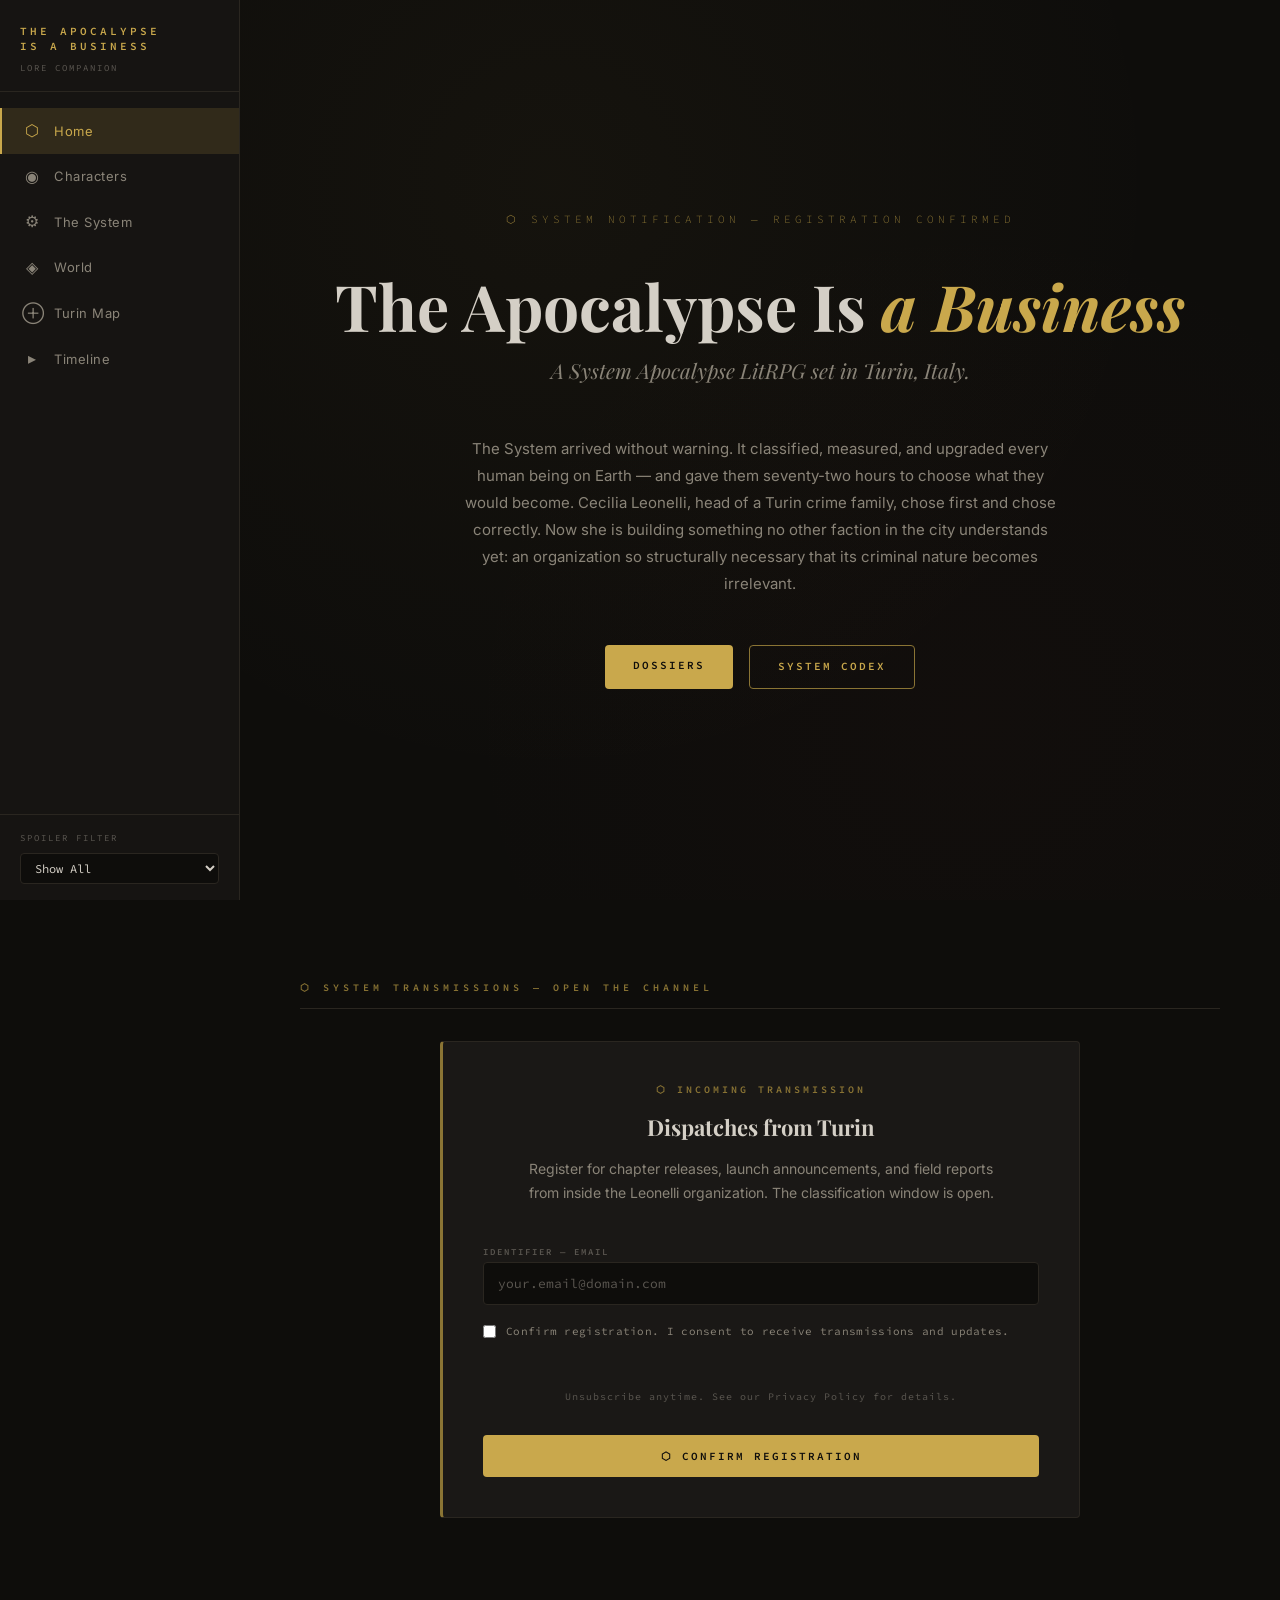
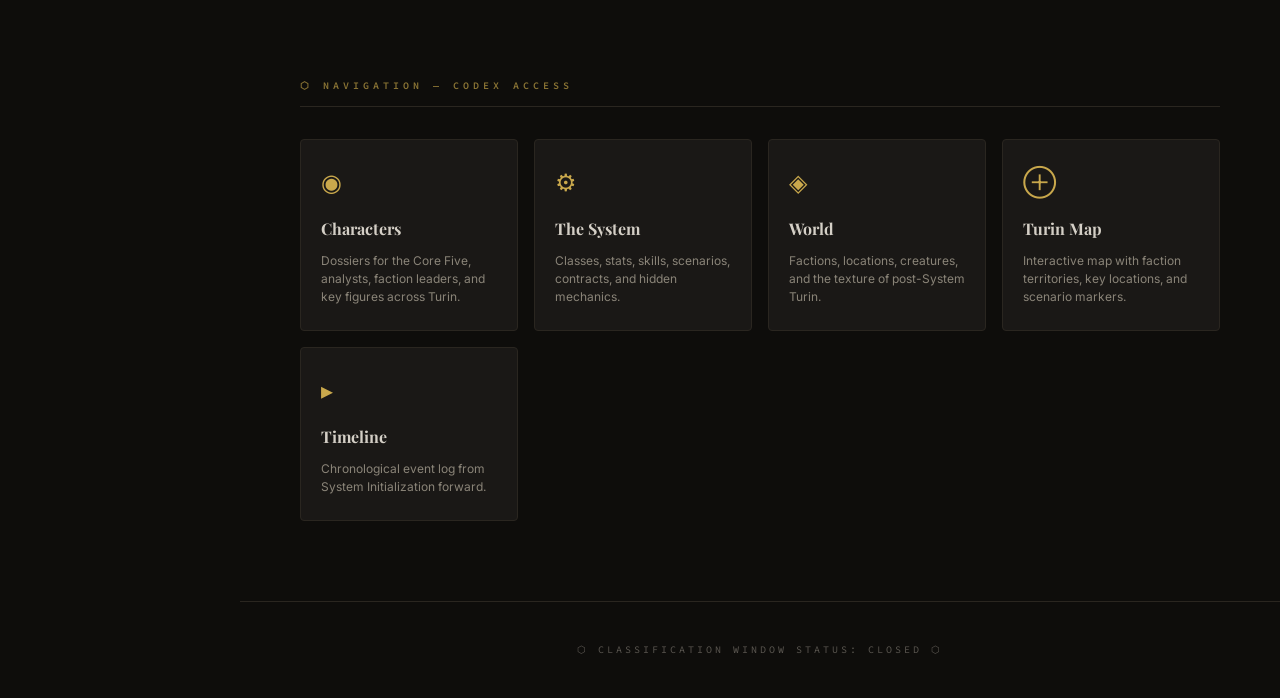
<file: index.html>
<!DOCTYPE html>
<html lang="en">
<head>
<meta charset="UTF-8">
<meta name="viewport" content="width=device-width, initial-scale=1.0">
<title>The Apocalypse Is a Business</title>
<link href="https://fonts.googleapis.com/css2?family=Playfair+Display:ital,wght@0,400;0,700;1,400&family=Source+Code+Pro:wght@300;400;600&family=Inter:wght@300;400;500;600&display=swap" rel="stylesheet">
<link rel="stylesheet" href="css/style.css">
</head>
<body>

<!-- ==================== NAVIGATION ==================== -->
<div class="nav-overlay" id="navOverlay"></div>
<button class="hamburger" id="hamburgerBtn" aria-label="Open menu">☰</button>

<nav class="sidebar" id="sidebar">
  <div class="sidebar-header">
    <div class="sidebar-title">The Apocalypse<br>Is a Business</div>
    <div class="sidebar-subtitle">Lore Companion</div>
  </div>
  <ul class="nav-links">
    <li><a href="index.html" class="active"><span class="nav-icon">⬡</span> Home</a></li>
    <li><a href="characters.html"><span class="nav-icon">◉</span> Characters</a></li>
    <li><a href="system.html"><span class="nav-icon">⚙</span> The System</a></li>
    <li><a href="world.html"><span class="nav-icon">◈</span> World</a></li>
    <li><a href="map.html"><span class="nav-icon">⊕</span> Turin Map</a></li>
    <li><a href="timeline.html"><span class="nav-icon">▸</span> Timeline</a></li>
  </ul>
  <div class="nav-chapter-filter">
    <label for="chapterFilter">Spoiler Filter</label>
    <select class="chapter-select" id="chapterFilter">
      <option value="999">Show All</option>
      <option value="35">Through Chapter 35</option>
      <option value="30">Through Chapter 30</option>
      <option value="25">Through Chapter 25</option>
      <option value="20">Through Chapter 20</option>
      <option value="15">Through Chapter 15</option>
      <option value="10">Through Chapter 10</option>
      <option value="5">Through Chapter 5</option>
    </select>
  </div>
</nav>

<!-- ==================== MAIN CONTENT ==================== -->
<main class="main">

  <!-- HERO -->
  <section class="hero">
    <div class="hero-system-line">⬡ System Notification — Registration Confirmed</div>
    <h1 class="hero-title">The Apocalypse Is <em>a Business</em></h1>
    <p class="hero-tagline">A System Apocalypse LitRPG set in Turin, Italy.</p>
    <p class="hero-premise">
      The System arrived without warning. It classified, measured, and upgraded
      every human being on Earth — and gave them seventy-two hours to choose what
      they would become. Cecilia Leonelli, head of a Turin crime family, chose first
      and chose correctly. Now she is building something no other faction in the city
      understands yet: an organization so structurally necessary that its criminal
      nature becomes irrelevant.
    </p>
    <div class="hero-cta">
      <a href="characters.html" class="btn btn-primary">Dossiers</a>
      <a href="system.html" class="btn btn-ghost">System Codex</a>
    </div>
  </section>

  <!-- ==================== NEWSLETTER ==================== -->
  <section class="section">
    <div class="section-header">⬡ System Transmissions — Open the Channel</div>

    <div id="mlb2-40891331" class="ml-form-embedContainer ml-subscribe-form ml-subscribe-form-40891331 newsletter-container">
      <div class="ml-form-embedWrapper newsletter-card">

        <!-- FORM STATE -->
        <div class="ml-form-embedBody row-form">
          <div class="newsletter-intro">
            <div class="newsletter-system-line">⬡ Incoming Transmission</div>
            <h3 class="newsletter-title">Dispatches from Turin</h3>
            <p class="newsletter-desc">
              Register for chapter releases, launch announcements, and field reports
              from inside the Leonelli organization. The classification window is open.
            </p>
          </div>

          <form class="ml-block-form newsletter-form"
                action="https://assets.mailerlite.com/jsonp/2321813/forms/186683523324708427/subscribe"
                data-code="" method="post" target="_blank">

            <div class="ml-form-fieldRow newsletter-row">
              <div class="ml-field-group ml-field-email ml-validate-email ml-validate-required">
                <label for="newsletter-email" class="newsletter-label">Identifier — Email</label>
                <input id="newsletter-email"
                       aria-label="email" aria-required="true"
                       type="email"
                       class="newsletter-input"
                       name="fields[email]"
                       placeholder="your.email@domain.com"
                       autocomplete="email">
              </div>
            </div>

            <div class="ml-form-checkboxRow ml-validate-required newsletter-checkbox-row">
              <label class="newsletter-checkbox">
                <input type="checkbox">
                <span>Confirm registration. I consent to receive transmissions and updates.</span>
              </label>
            </div>

            <div class="ml-form-recaptcha ml-validate-required newsletter-recaptcha">
              <div class="g-recaptcha" data-sitekey="6Lf1KHQUAAAAAFNKEX1hdSWCS3mRMv4FlFaNslaD"></div>
            </div>

            <p class="newsletter-privacy">Unsubscribe anytime. See our Privacy Policy for details.</p>

            <input type="hidden" name="ml-submit" value="1">
            <input type="hidden" name="anticsrf" value="true">

            <div class="ml-form-embedSubmit newsletter-submit-row">
              <button type="submit" class="btn btn-primary newsletter-submit">⬡ Confirm Registration</button>
              <button disabled="disabled" style="display: none;" type="button" class="loading btn btn-primary newsletter-submit">
                <span>Transmitting…</span>
              </button>
            </div>
          </form>
        </div>

        <!-- SUCCESS STATE -->
        <div class="ml-form-successBody row-success newsletter-success" style="display: none">
          <div class="newsletter-system-line">⬡ Registration Confirmed</div>
          <h3 class="newsletter-title">Transmission Acknowledged</h3>
          <p class="newsletter-desc">You have been added to the dispatch list. Stand by for incoming field reports.</p>
        </div>

      </div>
    </div>
  </section>

  <!-- QUICK LINKS -->
  <section class="section">
    <div class="section-header">⬡ Navigation — Codex Access</div>
    <div class="quick-links">
      <a href="characters.html" class="quick-link-card">
        <div class="quick-link-icon">◉</div>
        <div class="quick-link-title">Characters</div>
        <div class="quick-link-desc">Dossiers for the Core Five, analysts, faction leaders, and key figures across Turin.</div>
      </a>
      <a href="system.html" class="quick-link-card">
        <div class="quick-link-icon">⚙</div>
        <div class="quick-link-title">The System</div>
        <div class="quick-link-desc">Classes, stats, skills, scenarios, contracts, and hidden mechanics.</div>
      </a>
      <a href="world.html" class="quick-link-card">
        <div class="quick-link-icon">◈</div>
        <div class="quick-link-title">World</div>
        <div class="quick-link-desc">Factions, locations, creatures, and the texture of post-System Turin.</div>
      </a>
      <a href="map.html" class="quick-link-card">
        <div class="quick-link-icon">⊕</div>
        <div class="quick-link-title">Turin Map</div>
        <div class="quick-link-desc">Interactive map with faction territories, key locations, and scenario markers.</div>
      </a>
      <a href="timeline.html" class="quick-link-card">
        <div class="quick-link-icon">▸</div>
        <div class="quick-link-title">Timeline</div>
        <div class="quick-link-desc">Chronological event log from System Initialization forward.</div>
      </a>
    </div>
  </section>

  <!-- FOOTER -->
  <footer class="site-footer">
    <div class="footer-system">⬡ Classification Window Status: Closed ⬡</div>
  </footer>

</main>

<!-- ==================== SCRIPTS ==================== -->
<script src="js/nav.js"></script>
<script src="js/spoiler.js"></script>

<!-- ==================== MAILERLITE ==================== -->
<script src="https://www.google.com/recaptcha/api.js"></script>
<script>
  function ml_webform_success_40891331() {
    var $ = ml_jQuery || jQuery;
    $('.ml-subscribe-form-40891331 .row-success').show();
    $('.ml-subscribe-form-40891331 .row-form').hide();
  }
</script>
<script src="https://groot.mailerlite.com/js/w/webforms.min.js?vb397d78ebaa8a0f631d35384c46d781b" type="text/javascript"></script>
<script>
  fetch("https://assets.mailerlite.com/jsonp/2321813/forms/186683523324708427/takel");
</script>

<!-- MailerLite Universal -->
<script>
  (function(w,d,e,u,f,l,n){w[f]=w[f]||function(){(w[f].q=w[f].q||[])
  .push(arguments);},l=d.createElement(e),l.async=1,l.src=u,
  n=d.getElementsByTagName(e)[0],n.parentNode.insertBefore(l,n);})
  (window,document,'script','https://assets.mailerlite.com/js/universal.js','ml');
  ml('account', '2321813');
</script>

</body>
</html>
</file>
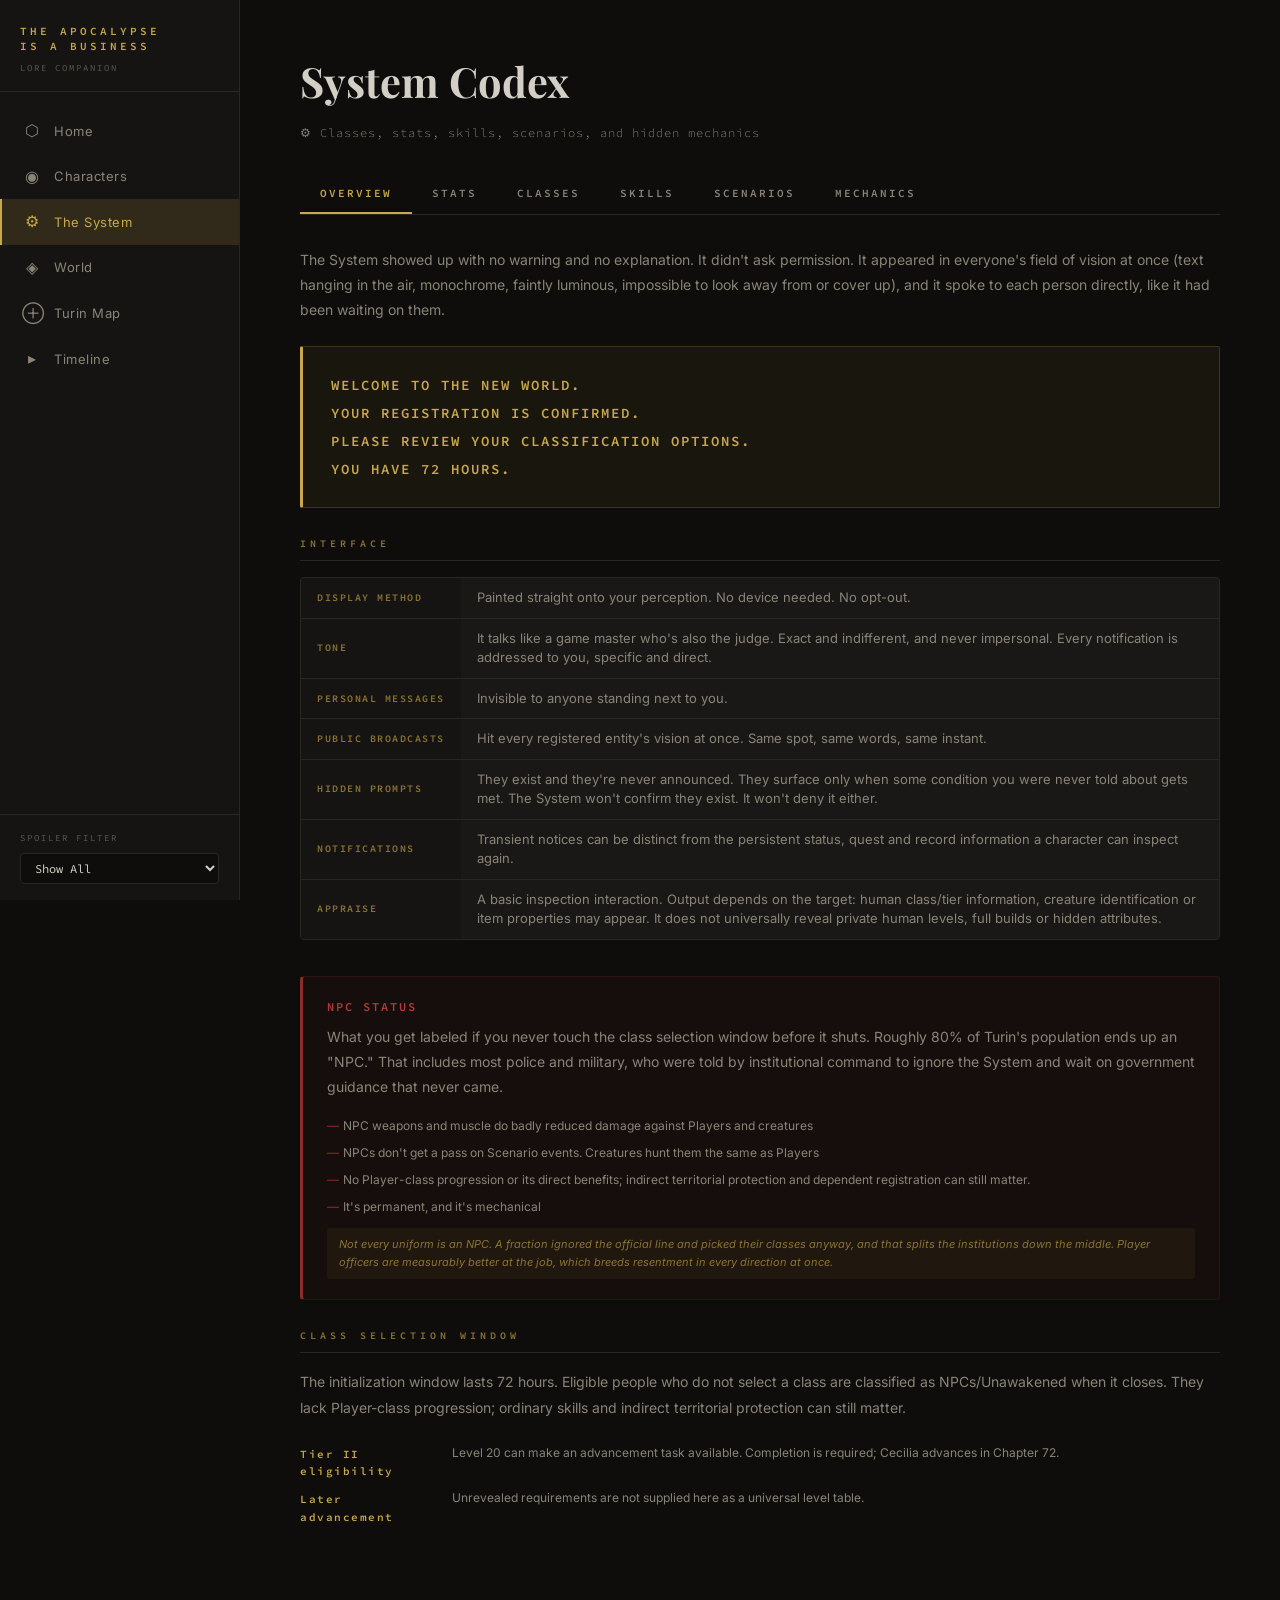
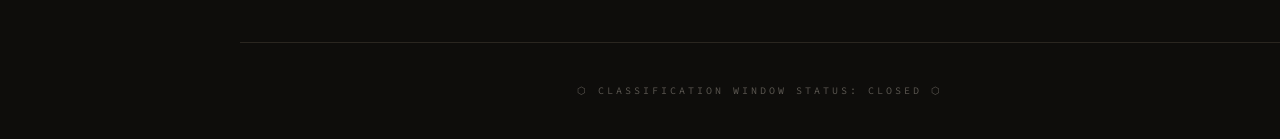
<file: system.html>
<!DOCTYPE html>
<html lang="en">
<head>
<meta charset="UTF-8">
<meta name="viewport" content="width=device-width, initial-scale=1.0">
<title>The System — The Apocalypse Is a Business</title>
<link href="https://fonts.googleapis.com/css2?family=Playfair+Display:ital,wght@0,400;0,700;1,400&family=Source+Code+Pro:wght@300;400;600&family=Inter:wght@300;400;500;600&display=swap" rel="stylesheet">
<link rel="stylesheet" href="css/style.css">
<style>
/* ============================================
   SYSTEM CODEX — Page Styles
   ============================================ */

/* Tabs */
.tab-bar {
  display: flex;
  gap: 0;
  border-bottom: 1px solid var(--border-subtle);
  margin-bottom: 32px;
  overflow-x: auto;
}
.tab-btn {
  font-family: var(--font-system);
  font-size: 11px;
  font-weight: 600;
  letter-spacing: 2px;
  text-transform: uppercase;
  padding: 12px 20px;
  background: none;
  border: none;
  border-bottom: 2px solid transparent;
  color: var(--text-secondary);
  cursor: pointer;
  transition: all var(--transition-speed);
  white-space: nowrap;
}
.tab-btn:hover { color: var(--text-primary); }
.tab-btn.active { color: var(--accent-gold); border-bottom-color: var(--accent-gold); }
.tab-panel { display: none; }
.tab-panel.active { display: block; }

/* System init message */
.system-init-block {
  background: var(--system-bg);
  border: 1px solid var(--system-border);
  border-left: 3px solid var(--accent-gold);
  padding: 24px 28px;
  margin: 20px 0 28px;
  border-radius: 2px;
}
.system-init-text {
  font-family: var(--font-system);
  font-size: 14px;
  font-weight: 600;
  letter-spacing: 2px;
  color: var(--accent-gold);
  line-height: 2;
  white-space: pre-line;
}

/* Prose block */
.codex-prose {
  font-size: 14px;
  color: var(--text-secondary);
  line-height: 1.8;
  margin-bottom: 24px;
}

/* Section divider */
.codex-section {
  margin-bottom: 36px;
}
.codex-section-title {
  font-family: var(--font-system);
  font-size: 10px;
  font-weight: 600;
  letter-spacing: 4px;
  text-transform: uppercase;
  color: var(--accent-gold-dim);
  margin-bottom: 16px;
  padding-bottom: 8px;
  border-bottom: 1px solid var(--border-subtle);
}

/* Interface table */
.interface-grid {
  display: grid;
  gap: 1px;
  background: var(--border-subtle);
  border: 1px solid var(--border-subtle);
  border-radius: 4px;
  overflow: hidden;
}
.interface-row {
  display: grid;
  grid-template-columns: 160px 1fr;
  background: var(--bg-card);
}
.interface-label {
  padding: 10px 16px;
  font-family: var(--font-system);
  font-size: 10px;
  font-weight: 600;
  letter-spacing: 1.5px;
  text-transform: uppercase;
  color: var(--accent-gold-dim);
  background: var(--bg-secondary);
  display: flex;
  align-items: center;
}
.interface-value {
  padding: 10px 16px;
  font-size: 13px;
  color: var(--text-secondary);
  line-height: 1.5;
}

/* Stat card */
.stat-card {
  background: var(--bg-card);
  border: 1px solid var(--border-subtle);
  border-radius: 4px;
  padding: 20px 24px;
  margin-bottom: 12px;
  transition: border-color var(--transition-speed);
}
.stat-card:hover { border-color: var(--border-accent); }
.stat-card-name {
  font-family: var(--font-system);
  font-size: 14px;
  font-weight: 600;
  letter-spacing: 2px;
  color: var(--accent-gold);
  margin-bottom: 6px;
}
.stat-card-desc {
  font-size: 13px;
  color: var(--text-secondary);
  line-height: 1.6;
  margin-bottom: 6px;
}
.stat-card-users {
  font-size: 11px;
  color: var(--text-muted);
}
.stat-card-note {
  margin-top: 8px;
  font-size: 11px;
  font-style: italic;
  color: var(--accent-gold-dim);
  padding: 8px 12px;
  background: var(--system-bg);
  border-radius: 3px;
}

/* Class card */
.class-card {
  background: var(--bg-card);
  border: 1px solid var(--border-subtle);
  border-radius: 4px;
  margin-bottom: 16px;
  overflow: hidden;
  transition: border-color var(--transition-speed);
}
.class-card:hover { border-color: var(--border-accent); }

.class-card-header {
  padding: 20px 24px;
  cursor: pointer;
  display: flex;
  justify-content: space-between;
  align-items: flex-start;
}
.class-card-header:hover { background: var(--bg-card-hover); }

.class-card-name {
  font-family: var(--font-system);
  font-size: 16px;
  font-weight: 600;
  letter-spacing: 2px;
  color: var(--accent-gold);
}
.class-card-holder {
  font-size: 12px;
  color: var(--text-secondary);
  margin-top: 4px;
}
.class-card-descriptor {
  font-family: var(--font-display);
  font-size: 13px;
  font-style: italic;
  color: var(--text-muted);
  margin-top: 6px;
}
.class-toggle {
  font-size: 18px;
  color: var(--text-muted);
  transition: transform var(--transition-speed);
  flex-shrink: 0;
  margin-top: 2px;
}
.class-card.open .class-toggle { transform: rotate(90deg); }

.class-card-body {
  display: none;
  padding: 0 24px 24px;
}
.class-card.open .class-card-body { display: block; }

.class-info-grid {
  display: grid;
  grid-template-columns: 1fr 1fr;
  gap: 8px 20px;
  margin-bottom: 14px;
}
.class-field-label {
  font-family: var(--font-system);
  font-size: 9px;
  letter-spacing: 1.5px;
  text-transform: uppercase;
  color: var(--text-muted);
}
.class-field-value {
  font-size: 13px;
  color: var(--text-primary);
}
.class-field-value.gold {
  font-family: var(--font-system);
  font-weight: 600;
  color: var(--accent-gold);
}

.class-line {
  display: flex;
  align-items: center;
  gap: 8px;
  flex-wrap: wrap;
  margin-bottom: 14px;
}
.class-line-tier {
  font-family: var(--font-system);
  font-size: 11px;
  font-weight: 600;
  color: var(--text-primary);
  background: var(--bg-secondary);
  padding: 4px 10px;
  border-radius: 3px;
  border: 1px solid var(--border-subtle);
}
.class-line-arrow {
  color: var(--text-muted);
  font-size: 12px;
}
.class-line-tier.final {
  color: var(--accent-gold);
  border-color: var(--accent-gold-dim);
  background: var(--accent-gold-glow);
}

/* NPC block */
.npc-block {
  background: rgba(139,45,45,0.06);
  border: 1px solid rgba(139,45,45,0.2);
  border-left: 3px solid var(--accent-crimson);
  border-radius: 4px;
  padding: 20px 24px;
  margin-top: 24px;
}
.npc-title {
  font-family: var(--font-system);
  font-size: 12px;
  font-weight: 600;
  letter-spacing: 2px;
  text-transform: uppercase;
  color: var(--accent-crimson-bright);
  margin-bottom: 8px;
}
.npc-list {
  list-style: none;
  padding: 0;
}
.npc-list li {
  font-size: 12px;
  color: var(--text-secondary);
  line-height: 1.6;
  padding: 4px 0 4px 16px;
  position: relative;
}
.npc-list li::before {
  content: '—';
  position: absolute;
  left: 0;
  color: var(--accent-crimson);
}

/* Scenario type cards */
.scenario-card {
  background: var(--bg-card);
  border: 1px solid var(--border-subtle);
  border-radius: 4px;
  padding: 16px 20px;
  margin-bottom: 10px;
  transition: border-color var(--transition-speed);
}
.scenario-card:hover { border-color: var(--border-accent); }
.scenario-name {
  font-family: var(--font-system);
  font-size: 12px;
  font-weight: 600;
  letter-spacing: 1.5px;
  color: var(--accent-gold);
  margin-bottom: 4px;
}
.scenario-desc {
  font-size: 12px;
  color: var(--text-secondary);
  line-height: 1.6;
}

/* Mechanic block */
.mech-card {
  background: var(--bg-card);
  border: 1px solid var(--border-subtle);
  border-radius: 4px;
  padding: 24px;
  margin-bottom: 16px;
}
.mech-title {
  font-family: var(--font-display);
  font-size: 18px;
  font-weight: 700;
  color: var(--text-primary);
  margin-bottom: 8px;
}

/* Tier progression */
.tier-progression {
  display: flex;
  flex-direction: column;
  gap: 8px;
  margin-top: 12px;
}
.tier-row {
  display: grid;
  grid-template-columns: 140px 1fr;
  gap: 12px;
  align-items: start;
}
.tier-name {
  font-family: var(--font-system);
  font-size: 11px;
  font-weight: 600;
  letter-spacing: 1.5px;
  color: var(--accent-gold);
  padding-top: 2px;
}
.tier-desc {
  font-size: 12px;
  color: var(--text-secondary);
  line-height: 1.5;
}

/* Skill rank progression */
.rank-list {
  margin-top: 10px;
  display: flex;
  flex-direction: column;
  gap: 6px;
}
.rank-item {
  display: grid;
  grid-template-columns: 48px 1fr;
  gap: 10px;
  font-size: 12px;
}
.rank-badge {
  font-family: var(--font-system);
  font-size: 10px;
  font-weight: 600;
  letter-spacing: 1px;
  text-align: center;
  padding: 3px 0;
  border-radius: 3px;
  background: var(--bg-secondary);
  border: 1px solid var(--border-subtle);
  color: var(--text-secondary);
}
.rank-badge.hidden {
  color: var(--accent-gold);
  border-color: var(--accent-gold-dim);
  background: var(--accent-gold-glow);
}
.rank-text {
  color: var(--text-secondary);
  line-height: 1.5;
}

@media (max-width: 600px) {
  .interface-row { grid-template-columns: 1fr; }
  .interface-label { padding: 8px 12px; }
  .class-info-grid { grid-template-columns: 1fr; }
  .tier-row { grid-template-columns: 1fr; }
  .tab-btn { padding: 10px 14px; font-size: 10px; letter-spacing: 1px; }
}
</style>
</head>
<body>

<!-- ==================== NAVIGATION ==================== -->
<div class="nav-overlay" id="navOverlay"></div>
<button class="hamburger" id="hamburgerBtn" aria-label="Open menu">☰</button>

<nav class="sidebar" id="sidebar">
  <div class="sidebar-header">
    <div class="sidebar-title">The Apocalypse<br>Is a Business</div>
    <div class="sidebar-subtitle">Lore Companion</div>
  </div>
  <ul class="nav-links">
    <li><a href="index.html"><span class="nav-icon">⬡</span> Home</a></li>
    <li><a href="characters.html"><span class="nav-icon">◉</span> Characters</a></li>
    <li><a href="system.html" class="active"><span class="nav-icon">⚙</span> The System</a></li>
    <li><a href="world.html"><span class="nav-icon">◈</span> World</a></li>
    <li><a href="map.html"><span class="nav-icon">⊕</span> Turin Map</a></li>
    <li><a href="timeline.html"><span class="nav-icon">▸</span> Timeline</a></li>
  </ul>
  <div class="nav-chapter-filter">
    <label for="chapterFilter">Spoiler Filter</label>
    <select class="chapter-select" id="chapterFilter">
      <option value="999">Show All</option>
	  <option value="35">Through Chapter 35</option>
	  <option value="30">Through Chapter 30</option>
      <option value="25">Through Chapter 25</option>
      <option value="20">Through Chapter 20</option>
      <option value="15">Through Chapter 15</option>
      <option value="10">Through Chapter 10</option>
      <option value="5">Through Chapter 5</option>
    </select>
  </div>
</nav>

<!-- ==================== MAIN CONTENT ==================== -->
<main class="main">

  <div class="page-header">
    <h1>System Codex</h1>
    <div class="page-subtitle">⚙ Classes, stats, skills, scenarios, and hidden mechanics</div>
  </div>

  <section class="section" style="padding-top:0">

    <div class="tab-bar">
      <button class="tab-btn active" data-tab="overview">Overview</button>
      <button class="tab-btn" data-tab="stats">Stats</button>
      <button class="tab-btn" data-tab="classes">Classes</button>
      <button class="tab-btn" data-tab="skills">Skills</button>
      <button class="tab-btn" data-tab="scenarios">Scenarios</button>
      <button class="tab-btn" data-tab="mechanics">Mechanics</button>
    </div>

    <div class="tab-panel active" id="tab-overview"></div>
    <div class="tab-panel" id="tab-stats"></div>
    <div class="tab-panel" id="tab-classes"></div>
    <div class="tab-panel" id="tab-skills"></div>
    <div class="tab-panel" id="tab-scenarios"></div>
    <div class="tab-panel" id="tab-mechanics"></div>

  </section>

  <footer class="site-footer">
    <div class="footer-system">⬡ Classification Window Status: Closed ⬡</div>
  </footer>

</main>

<!-- ==================== SCRIPTS ==================== -->
<script src="js/nav.js"></script>
<script src="js/spoiler.js"></script>
<script src="js/data/system.js"></script>
<script>
(function() {

  function getMax() {
    var s = document.getElementById('chapterFilter');
    return s ? parseInt(s.value,10) : 99;
  }

  // ========== OVERVIEW ==========
  function renderOverview() {
    var max = getMax();
    var o = SYSTEM_OVERVIEW;
    if (o.chapter > max) { document.getElementById('tab-overview').innerHTML = ''; return; }

    var h = '';
    h += '<div class="codex-prose">' + o.intro + '</div>';
    h += '<div class="system-init-block"><div class="system-init-text">' + o.initMessage + '</div></div>';

    h += '<div class="codex-section"><div class="codex-section-title">Interface</div>';
    h += '<div class="interface-grid">';
    for (var i = 0; i < o.interface.length; i++) {
      h += '<div class="interface-row"><div class="interface-label">' + o.interface[i].label + '</div><div class="interface-value">' + o.interface[i].text + '</div></div>';
    }
    h += '</div></div>';

    // NPC
    if (o.npcStatus.chapter <= max) {
      var n = o.npcStatus;
      h += '<div class="npc-block">';
      h += '<div class="npc-title">' + n.title + '</div>';
      h += '<div class="codex-prose" style="margin-bottom:12px">' + n.description + '</div>';
      h += '<ul class="npc-list">';
      for (var c = 0; c < n.consequences.length; c++) {
        h += '<li>' + n.consequences[c] + '</li>';
      }
      h += '</ul>';
      if (n.note) h += '<div class="stat-card-note">' + n.note + '</div>';
      h += '</div>';
    }

    // Class Selection
    var cs = MECHANICS_DATA.classSelection;
    if (cs.chapter <= max) {
      h += '<div class="codex-section" style="margin-top:28px"><div class="codex-section-title">Class Selection Window</div>';
      h += '<div class="codex-prose">' + cs.description + '</div>';
      h += '<div class="tier-progression">';
      for (var t = 0; t < cs.tierThresholds.length; t++) {
        h += '<div class="tier-row"><div class="tier-name">' + cs.tierThresholds[t].tier + '</div><div class="tier-desc">' + cs.tierThresholds[t].condition + '</div></div>';
      }
      h += '</div></div>';
    }

    document.getElementById('tab-overview').innerHTML = h;
  }

  // ========== STATS ==========
  function renderStats() {
    var max = getMax();
    var h = '';

    h += '<div class="codex-section"><div class="codex-section-title">Primary Stats</div>';
    for (var i = 0; i < STATS_DATA.primaryStats.length; i++) {
      var s = STATS_DATA.primaryStats[i];
      if (s.chapter > max) continue;
      h += '<div class="stat-card">';
      h += '<div class="stat-card-name">' + s.name + '</div>';
      h += '<div class="stat-card-desc">' + s.description + '</div>';
      h += '<div class="stat-card-users">' + s.users + '</div>';
      if (s.note) h += '<div class="stat-card-note">' + s.note + '</div>';
      h += '</div>';
    }
    h += '</div>';

    // Secondary
    var visibleSec = STATS_DATA.secondaryStats.filter(function(s){ return s.chapter <= max; });
    if (visibleSec.length > 0) {
      h += '<div class="codex-section"><div class="codex-section-title">Secondary / Organizational Stats</div>';
      for (var j = 0; j < visibleSec.length; j++) {
        var ss = visibleSec[j];
        h += '<div class="stat-card">';
        h += '<div class="stat-card-name">' + ss.name + '</div>';
        h += '<div class="stat-card-desc">' + ss.description + '</div>';
        h += '<div class="stat-card-users">' + ss.effects + '</div>';
        if (ss.note) h += '<div class="stat-card-note">' + ss.note + '</div>';
        h += '</div>';
      }
      h += '</div>';
    }

    document.getElementById('tab-stats').innerHTML = h;
  }

  // ========== CLASSES ==========
  function renderClasses() {
    var max = getMax();
    var h = '';

    for (var i = 0; i < CLASSES_DATA.length; i++) {
      var c = CLASSES_DATA[i];
      if (c.chapter > max) continue;

      h += '<div class="class-card">';
      h += '<div class="class-card-header" onclick="this.parentElement.classList.toggle(\'open\')">';
      h += '<div><div class="class-card-name">' + c.name + '</div>';
      h += '<div class="class-card-holder">' + c.holder + '</div>';
      h += '<div class="class-card-descriptor">"' + c.descriptor + '"</div></div>';
      h += '<div class="class-toggle">▸</div>';
      h += '</div>';

      h += '<div class="class-card-body">';

      h += '<div class="class-info-grid">';
      h += '<div><div class="class-field-label">Primary Stat</div><div class="class-field-value gold">' + c.primary + '</div></div>';
      h += '<div><div class="class-field-label">Secondary Stat</div><div class="class-field-value gold">' + c.secondary + '</div></div>';
      h += '<div><div class="class-field-label">Tier</div><div class="class-field-value">' + c.tier + '</div></div>';
      if (c.ceiling) { h += '<div><div class="class-field-label">Ceiling</div><div class="class-field-value">' + c.ceiling + '</div></div>'; }
      h += '</div>';

      // Class line
      if (c.classLine) {
        h += '<div class="class-line">';
        for (var cl = 0; cl < c.classLine.length; cl++) {
          if (cl > 0) h += '<span class="class-line-arrow">→</span>';
          var isFinal = (cl === c.classLine.length - 1 && c.classLine.length > 2);
          h += '<span class="class-line-tier' + (isFinal ? ' final' : '') + '">' + c.classLine[cl] + '</span>';
        }
        h += '</div>';
      }

      h += '<div class="codex-prose" style="margin-bottom:12px"><strong style="color:var(--text-primary)">Build Direction:</strong> ' + c.buildDirection + '</div>';
      if (c.combatNotes) {
        h += '<div class="codex-prose" style="font-style:italic;color:var(--text-muted)">' + c.combatNotes + '</div>';
      }

      h += '</div></div>';
    }

    document.getElementById('tab-classes').innerHTML = h;
  }

  // ========== SKILLS ==========
  function renderSkills() {
    var max = getMax();
    var h = '';

    if (SKILLS_OVERVIEW.chapter <= max) {
      var so = SKILLS_OVERVIEW;
      h += '<div class="codex-section">';
      h += '<div class="codex-section-title">Skill Mechanics</div>';
      h += '<div class="codex-prose">' + so.acquisition + '</div>';

      h += '<div class="interface-grid" style="margin-top:16px">';
      h += '<div class="interface-row"><div class="interface-label">Visible Ranks</div><div class="interface-value">' + so.visibleRanks + '</div></div>';
      h += '<div class="interface-row"><div class="interface-label">Hidden Ranks</div><div class="interface-value">' + so.hiddenRanks + '</div></div>';
      h += '<div class="interface-row"><div class="interface-label">Rank 4 Rule</div><div class="interface-value">' + so.hiddenRank4Rule + '</div></div>';
      h += '<div class="interface-row"><div class="interface-label">Class Reading</div><div class="interface-value">' + so.classWindowNote + '</div></div>';
      h += '</div></div>';
    }

    // Group skills by holder
    var grouped = {};
    for (var i = 0; i < SKILLS_DATA.length; i++) {
      var sk = SKILLS_DATA[i];
      if (sk.chapter > max) continue;
      if (!grouped[sk.holder]) grouped[sk.holder] = [];
      grouped[sk.holder].push(sk);
    }

    for (var holder in grouped) {
      var skills = grouped[holder];
      h += '<div class="codex-section">';
      h += '<div class="codex-section-title">' + holder + ' — ' + skills[0].class + '</div>';

      for (var j = 0; j < skills.length; j++) {
        var s = skills[j];
        h += '<div class="skill-block">';
        h += '<div class="skill-name">' + s.name + '</div>';
        h += '<div class="skill-type">' + s.type + '</div>';
        h += '<div class="skill-desc">' + s.description + '</div>';

        // Ranks
        var visRanks = s.ranks.filter(function(r){ return r.chapter <= max; });
        if (visRanks.length > 0) {
          h += '<div class="rank-list">';
          for (var r = 0; r < visRanks.length; r++) {
            var isHidden = (typeof visRanks[r].rank === 'string' && visRanks[r].rank.indexOf('H') === 0);
            var badge = isHidden ? visRanks[r].rank : 'R' + visRanks[r].rank;
            h += '<div class="rank-item">';
            h += '<div class="rank-badge' + (isHidden ? ' hidden' : '') + '">' + badge + '</div>';
            h += '<div class="rank-text">' + visRanks[r].text + '</div>';
            h += '</div>';
          }
          h += '</div>';
        }

        h += '</div>';
      }
      h += '</div>';
    }

    document.getElementById('tab-skills').innerHTML = h;
  }

  // ========== SCENARIOS ==========
  function renderScenarios() {
    var max = getMax();
    var sd = SCENARIOS_DATA;
    var h = '';

    if (sd.overview.chapter <= max) {
      h += '<div class="codex-prose">' + sd.overview.text + '</div>';

      // Scale types
      h += '<div class="codex-section"><div class="codex-section-title">Scenario Scale</div>';
      for (var i = 0; i < sd.scaleTypes.length; i++) {
        var st = sd.scaleTypes[i];
        if (st.chapter > max) continue;
        h += '<div class="scenario-card"><div class="scenario-name">' + st.name + '</div><div class="scenario-desc">' + st.desc + '</div></div>';
      }
      h += '</div>';

      // Named types
      var visNamed = sd.namedTypes.filter(function(t){ return t.chapter <= max; });
      if (visNamed.length > 0) {
        h += '<div class="codex-section"><div class="codex-section-title">Named Scenario Types</div>';
        for (var n = 0; n < visNamed.length; n++) {
          h += '<div class="scenario-card"><div class="scenario-name">' + visNamed[n].name + '</div><div class="scenario-desc">' + visNamed[n].desc + '</div></div>';
        }
        h += '</div>';
      }

      h += '<div class="stat-card-note">' + sd.keyNote + '</div>';
    }

    document.getElementById('tab-scenarios').innerHTML = h || '<div style="color:var(--text-muted);text-align:center;padding:40px;">No scenario data at this chapter filter.</div>';
  }

  // ========== MECHANICS ==========
  function renderMechanics() {
    var max = getMax();
    var md = MECHANICS_DATA;
    var h = '';

    // Contracts
    if (md.contracts.chapter <= max) {
      var ct = md.contracts;
      h += '<div class="mech-card">';
      h += '<div class="mech-title">' + ct.title + '</div>';
      h += '<div class="codex-prose">' + ct.description + '</div>';
      h += '<ul class="npc-list" style="margin:12px 0">';
      for (var i = 0; i < ct.effects.length; i++) {
        h += '<li>' + ct.effects[i] + '</li>';
      }
      h += '</ul>';

      if (ct.amplification.chapter <= max) {
        h += '<div class="system-init-block" style="margin-top:16px;border-left-color:var(--accent-gold-dim)">';
        h += '<div class="skill-name" style="margin-bottom:6px">' + ct.amplification.title + '</div>';
        h += '<div class="skill-desc">' + ct.amplification.text + '</div>';
        h += '<div style="margin-top:8px;font-size:11px;color:var(--accent-gold-dim);font-style:italic">' + ct.amplification.peakNode + '</div>';
        h += '</div>';
      }
      h += '</div>';
    }

    // Territory
    if (md.territory.chapter <= max) {
      var tr = md.territory;
      h += '<div class="mech-card">';
      h += '<div class="mech-title">' + tr.title + '</div>';
      h += '<div class="tier-progression">';
      for (var t = 0; t < tr.tiers.length; t++) {
        h += '<div class="tier-row"><div class="tier-name">' + tr.tiers[t].name + '</div><div class="tier-desc">' + tr.tiers[t].desc + '</div></div>';
      }
      h += '</div></div>';
    }

    // Faction mechanics
    if (md.factionMechanics.chapter <= max) {
      var fm = md.factionMechanics;
      h += '<div class="mech-card">';
      h += '<div class="mech-title">' + fm.title + '</div>';
      h += '<div class="codex-prose">' + fm.description + '</div>';
      h += '<div class="stat-card-note" style="margin-top:12px"><strong style="color:var(--accent-gold)">Organizational Quests:</strong> ' + fm.orgQuests + '</div>';
      if (fm.note) h += '<div style="margin-top:8px;font-size:11px;color:var(--text-muted);font-style:italic">' + fm.note + '</div>';
      h += '</div>';
    }

    document.getElementById('tab-mechanics').innerHTML = h || '<div style="color:var(--text-muted);text-align:center;padding:40px;">No mechanics data at this chapter filter.</div>';
  }

  // ========== ALL ==========
  function renderAll() {
    renderOverview();
    renderStats();
    renderClasses();
    renderSkills();
    renderScenarios();
    renderMechanics();
  }

  // Tabs
  var tabBtns = document.querySelectorAll('.tab-btn');
  for (var t = 0; t < tabBtns.length; t++) {
    tabBtns[t].addEventListener('click', function() {
      var id = this.getAttribute('data-tab');
      for (var x = 0; x < tabBtns.length; x++) tabBtns[x].classList.remove('active');
      this.classList.add('active');
      var panels = document.querySelectorAll('.tab-panel');
      for (var p = 0; p < panels.length; p++) panels[p].classList.remove('active');
      document.getElementById('tab-' + id).classList.add('active');
    });
  }

  var chapterSel = document.getElementById('chapterFilter');
  if (chapterSel) chapterSel.addEventListener('change', renderAll);

  renderAll();

})();
</script>

</body>
</html>
</file>
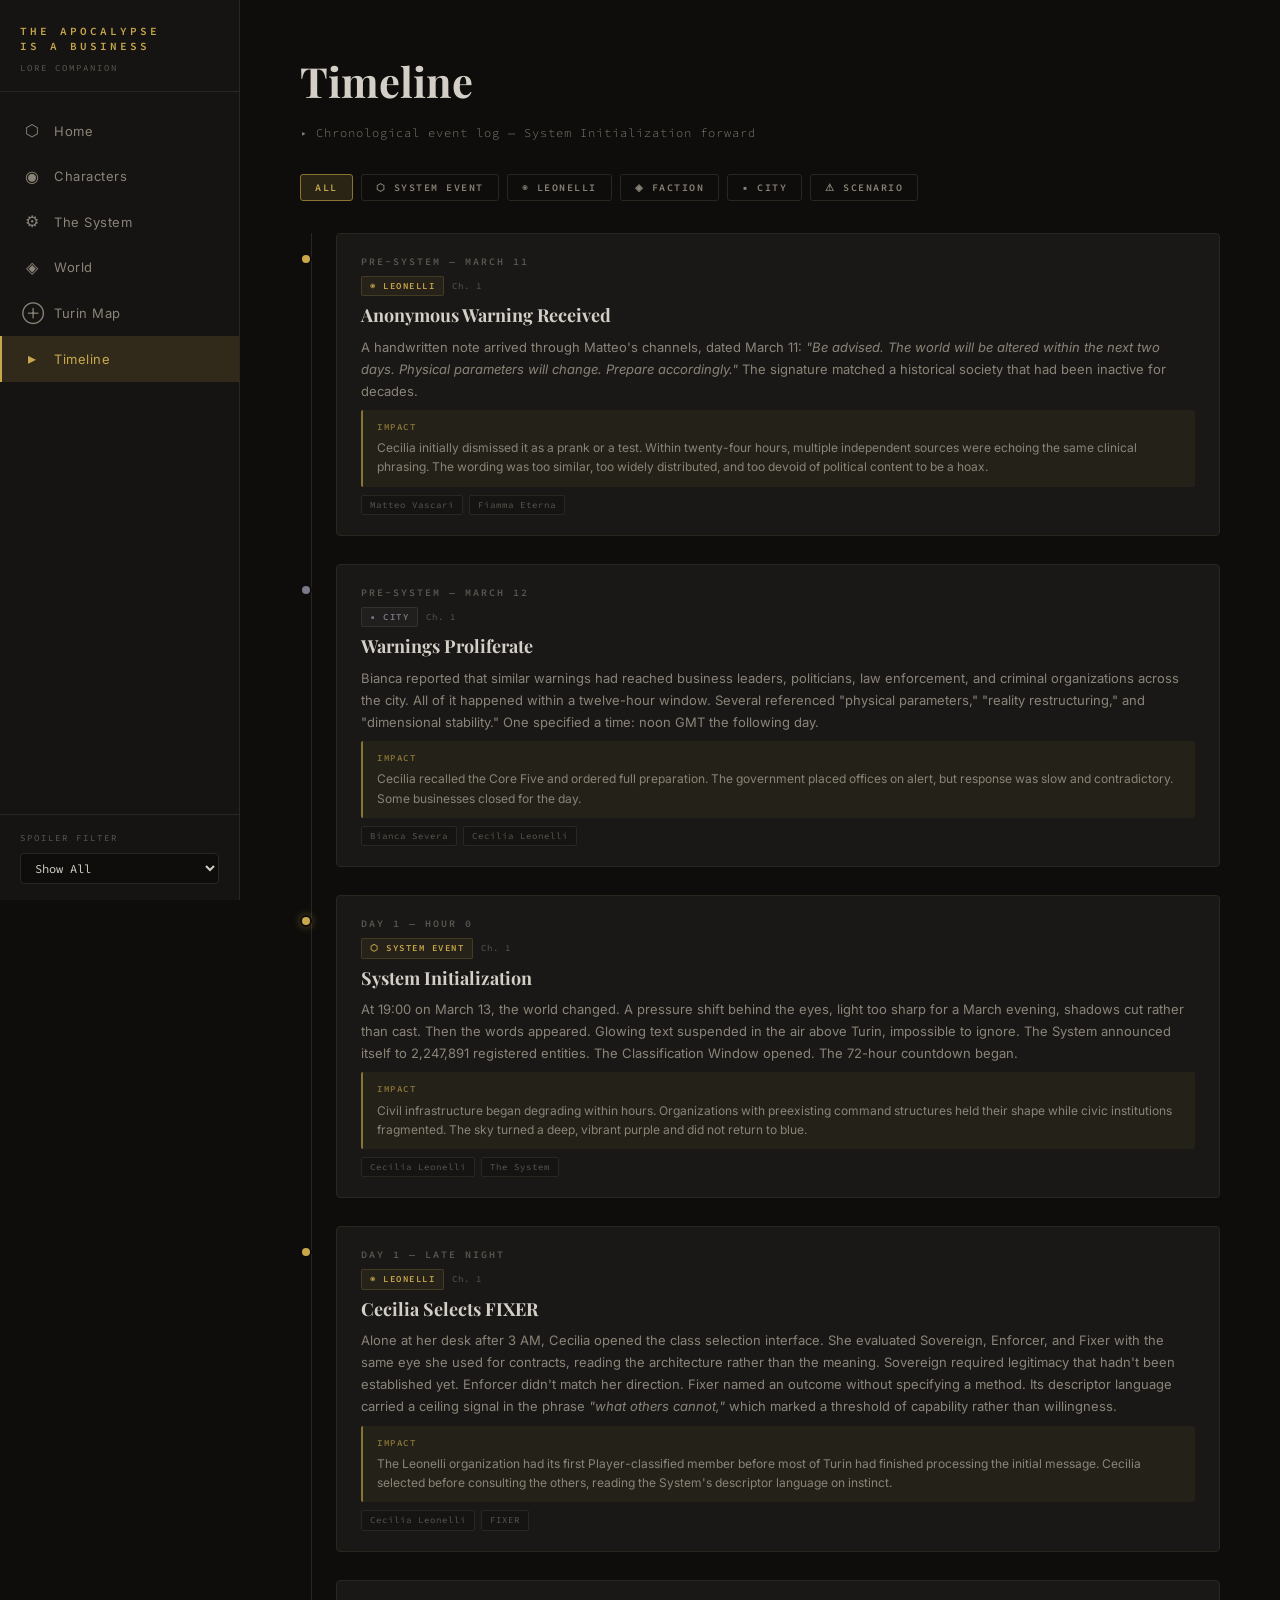
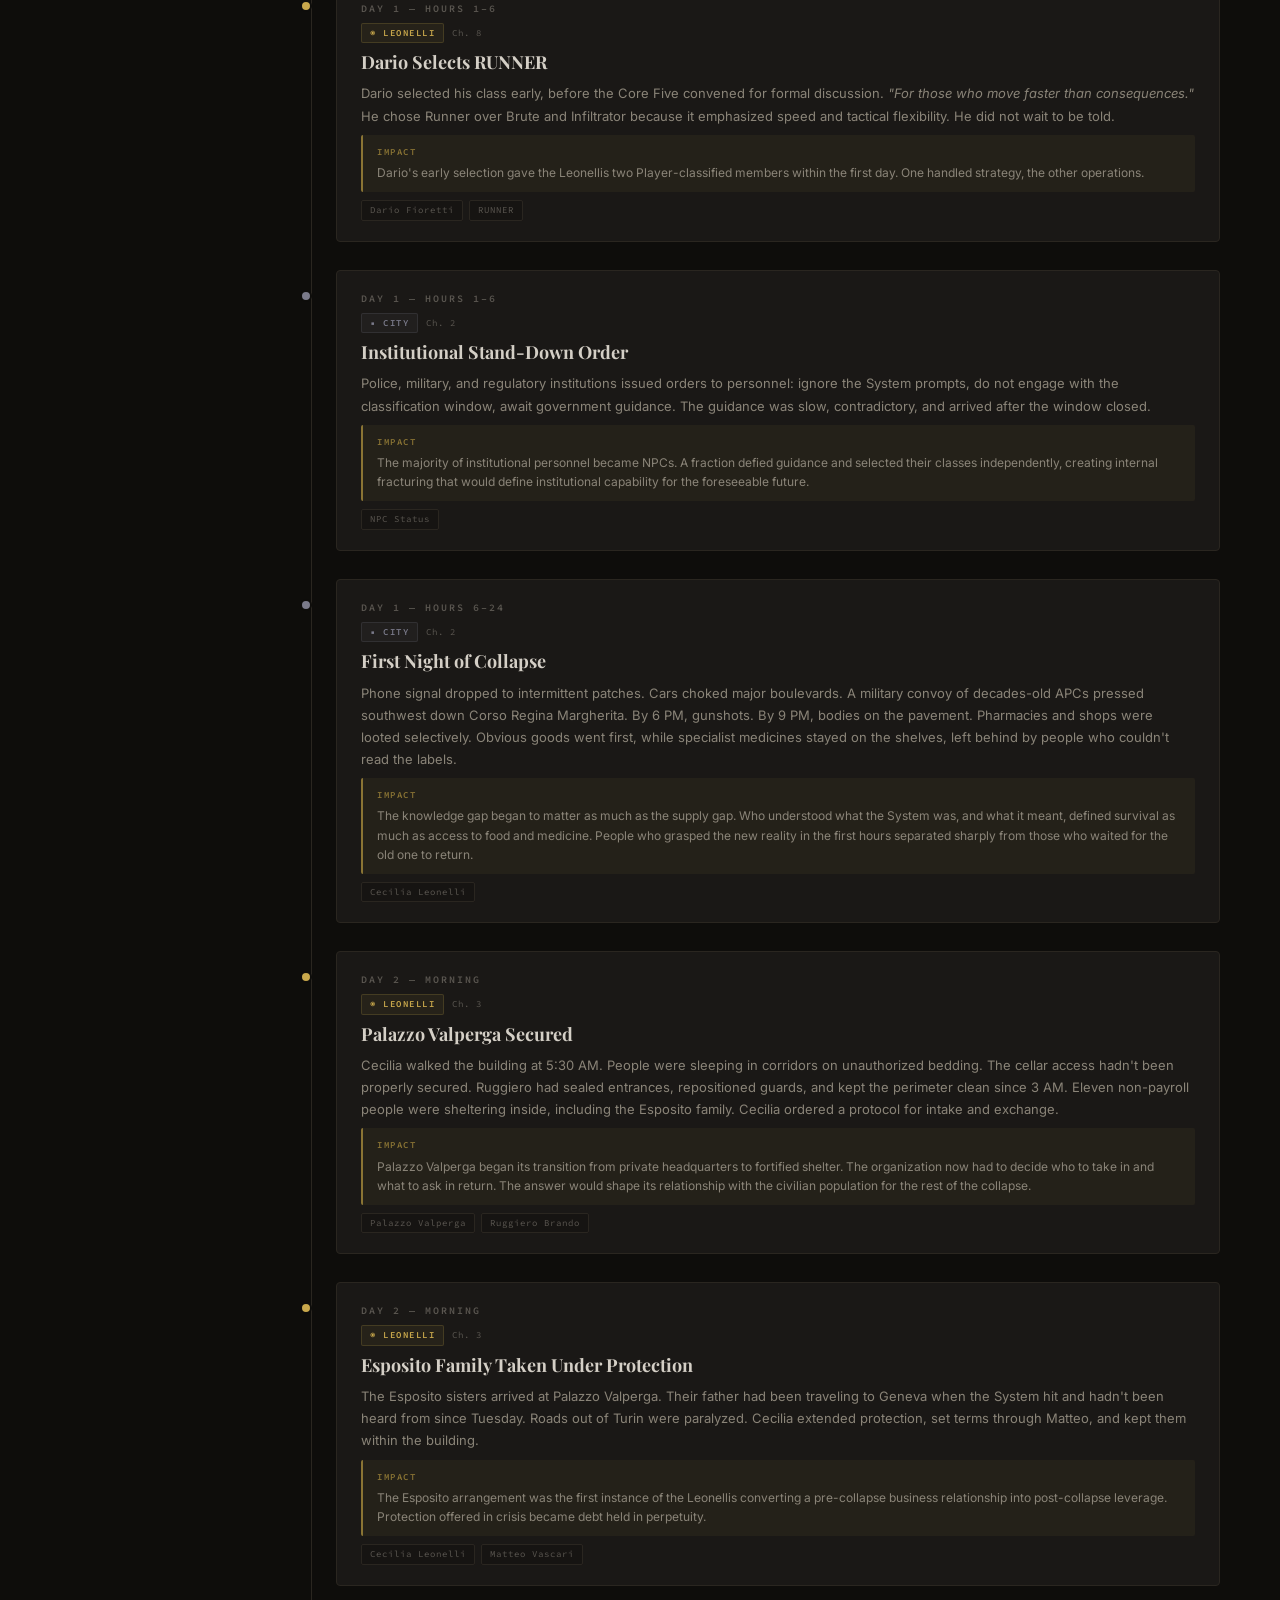
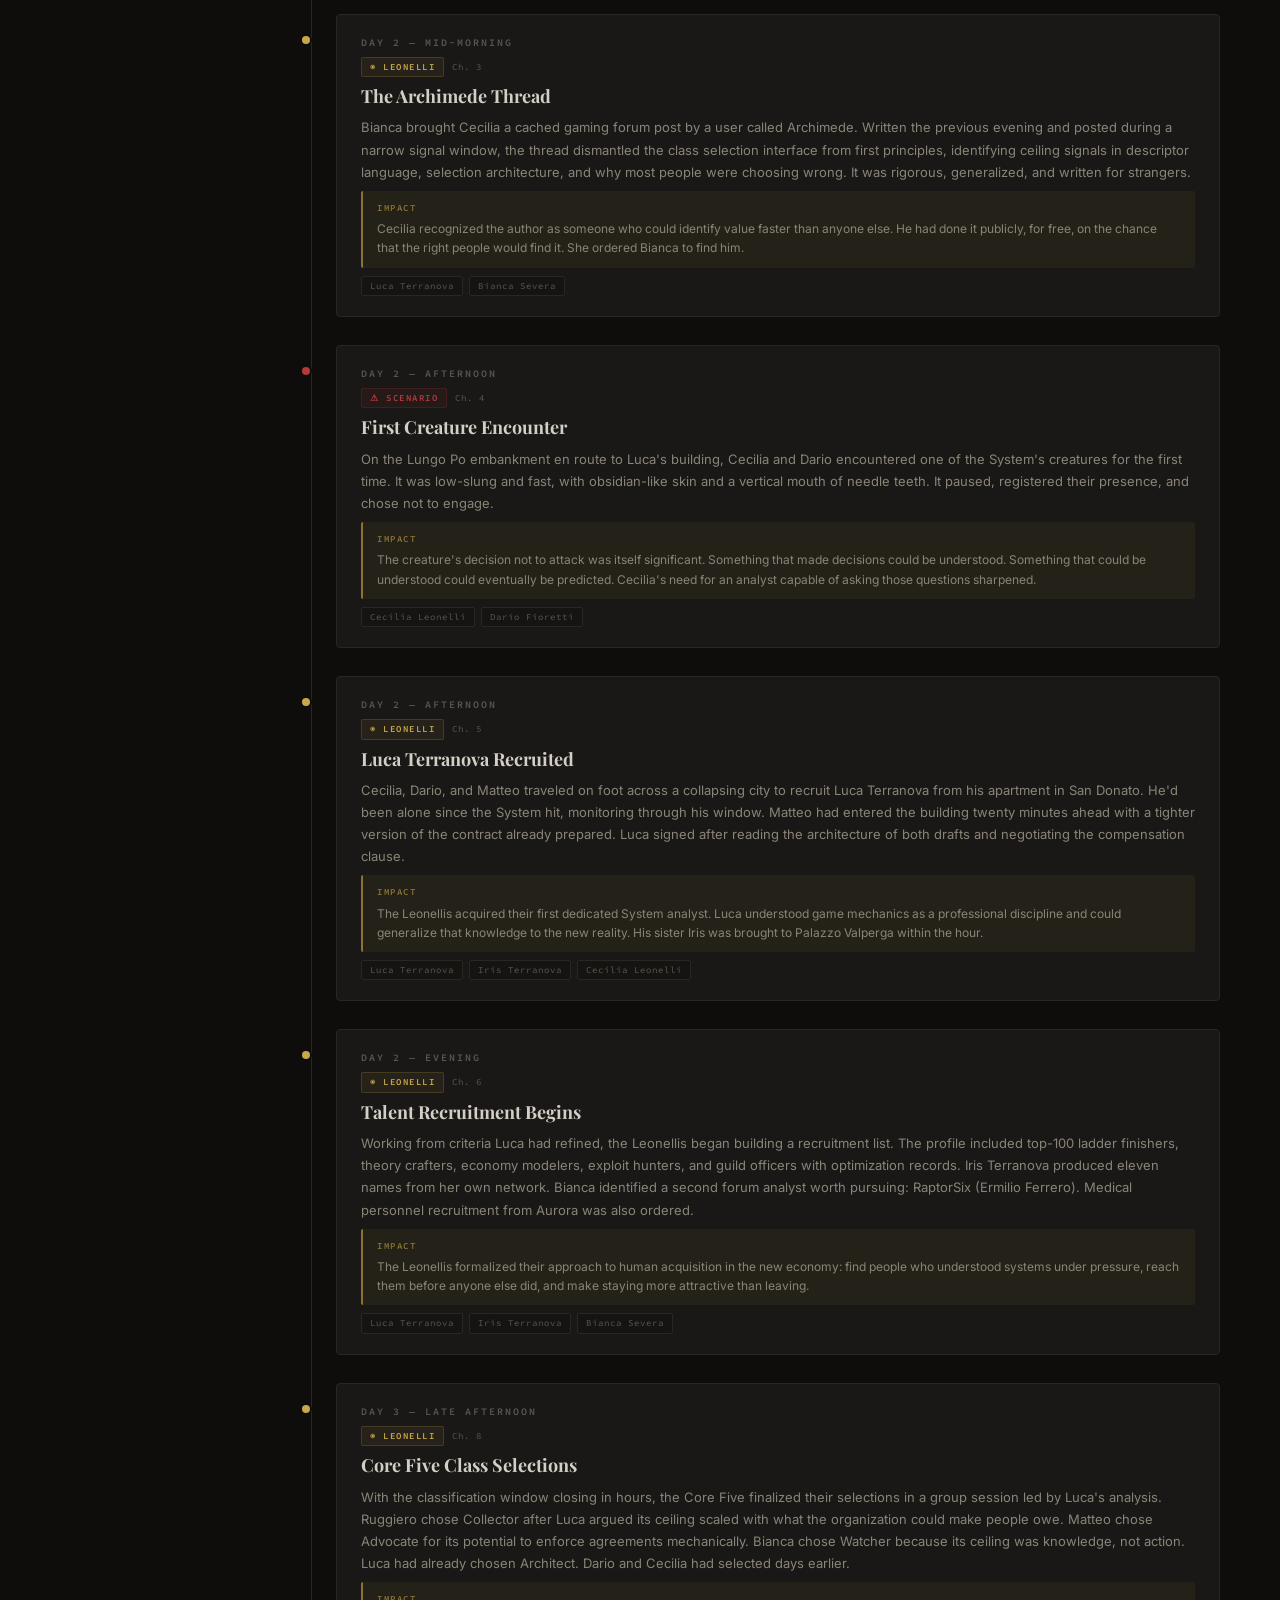
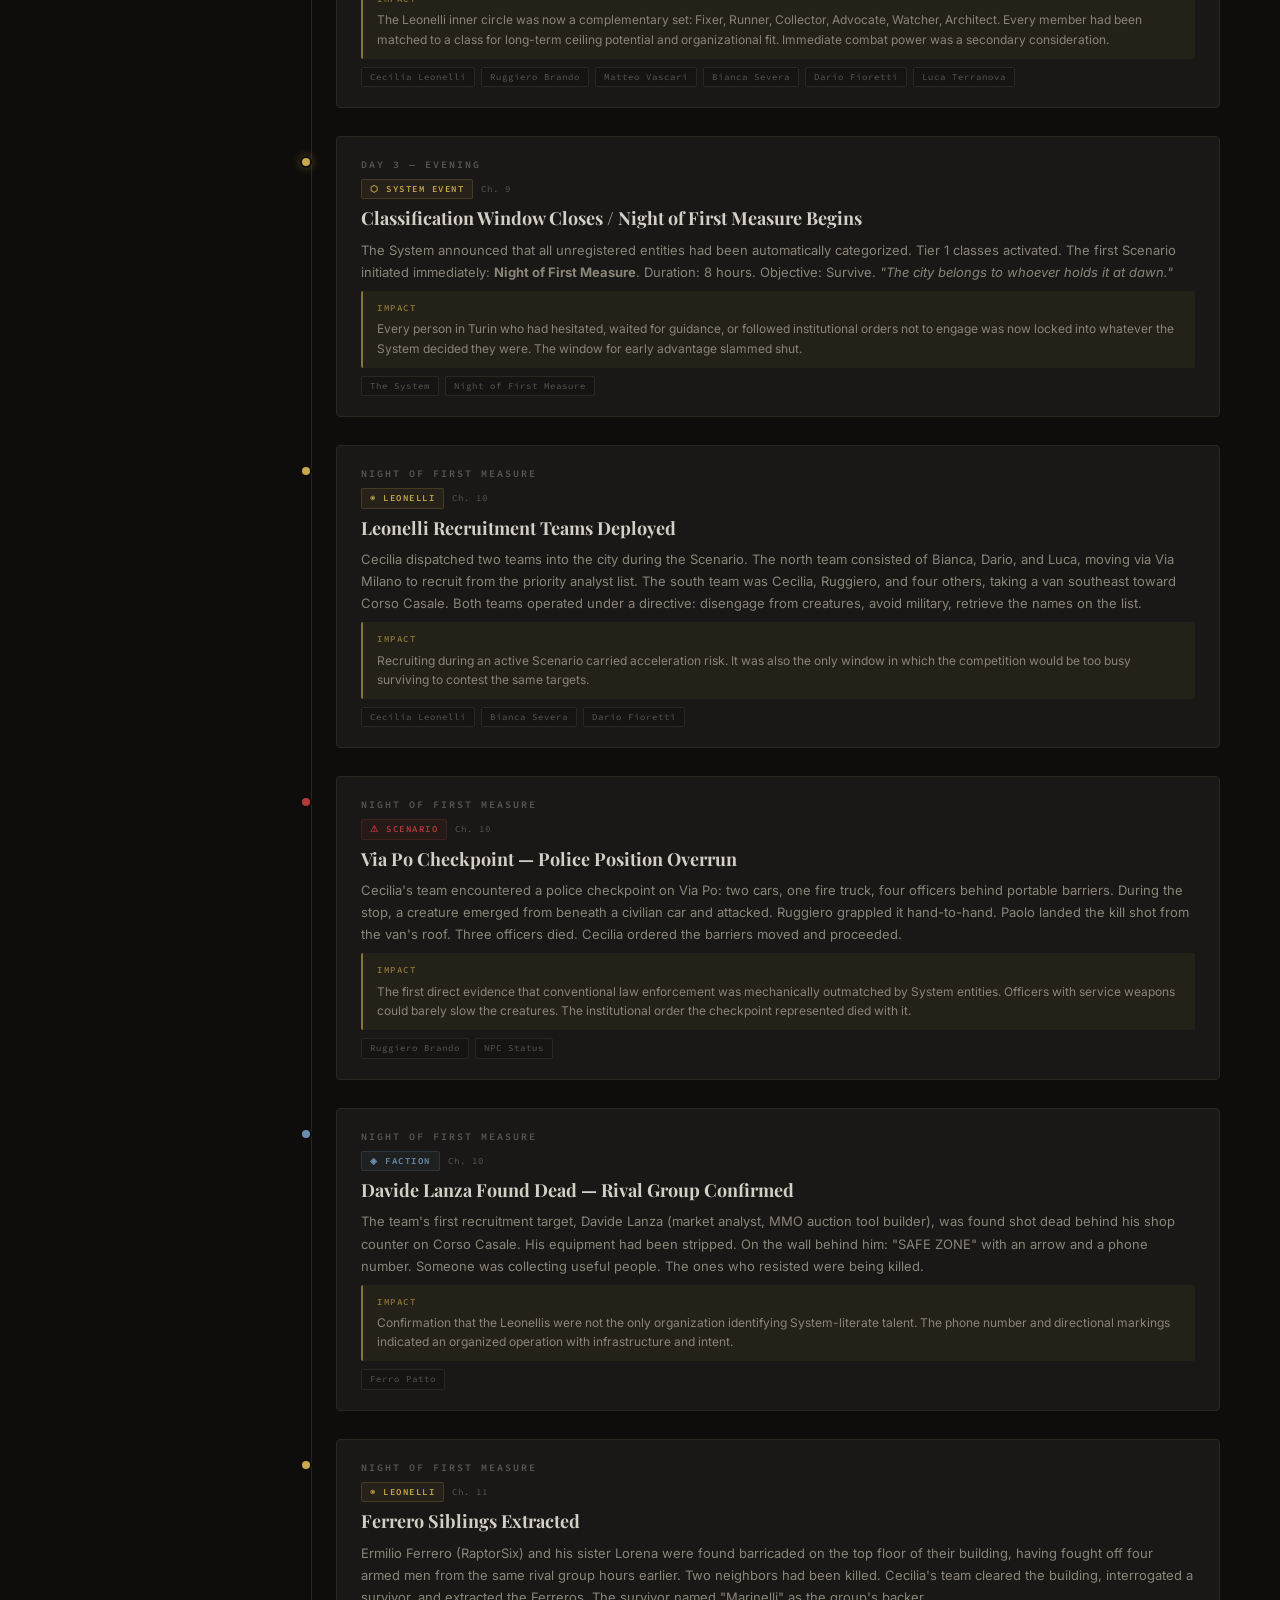
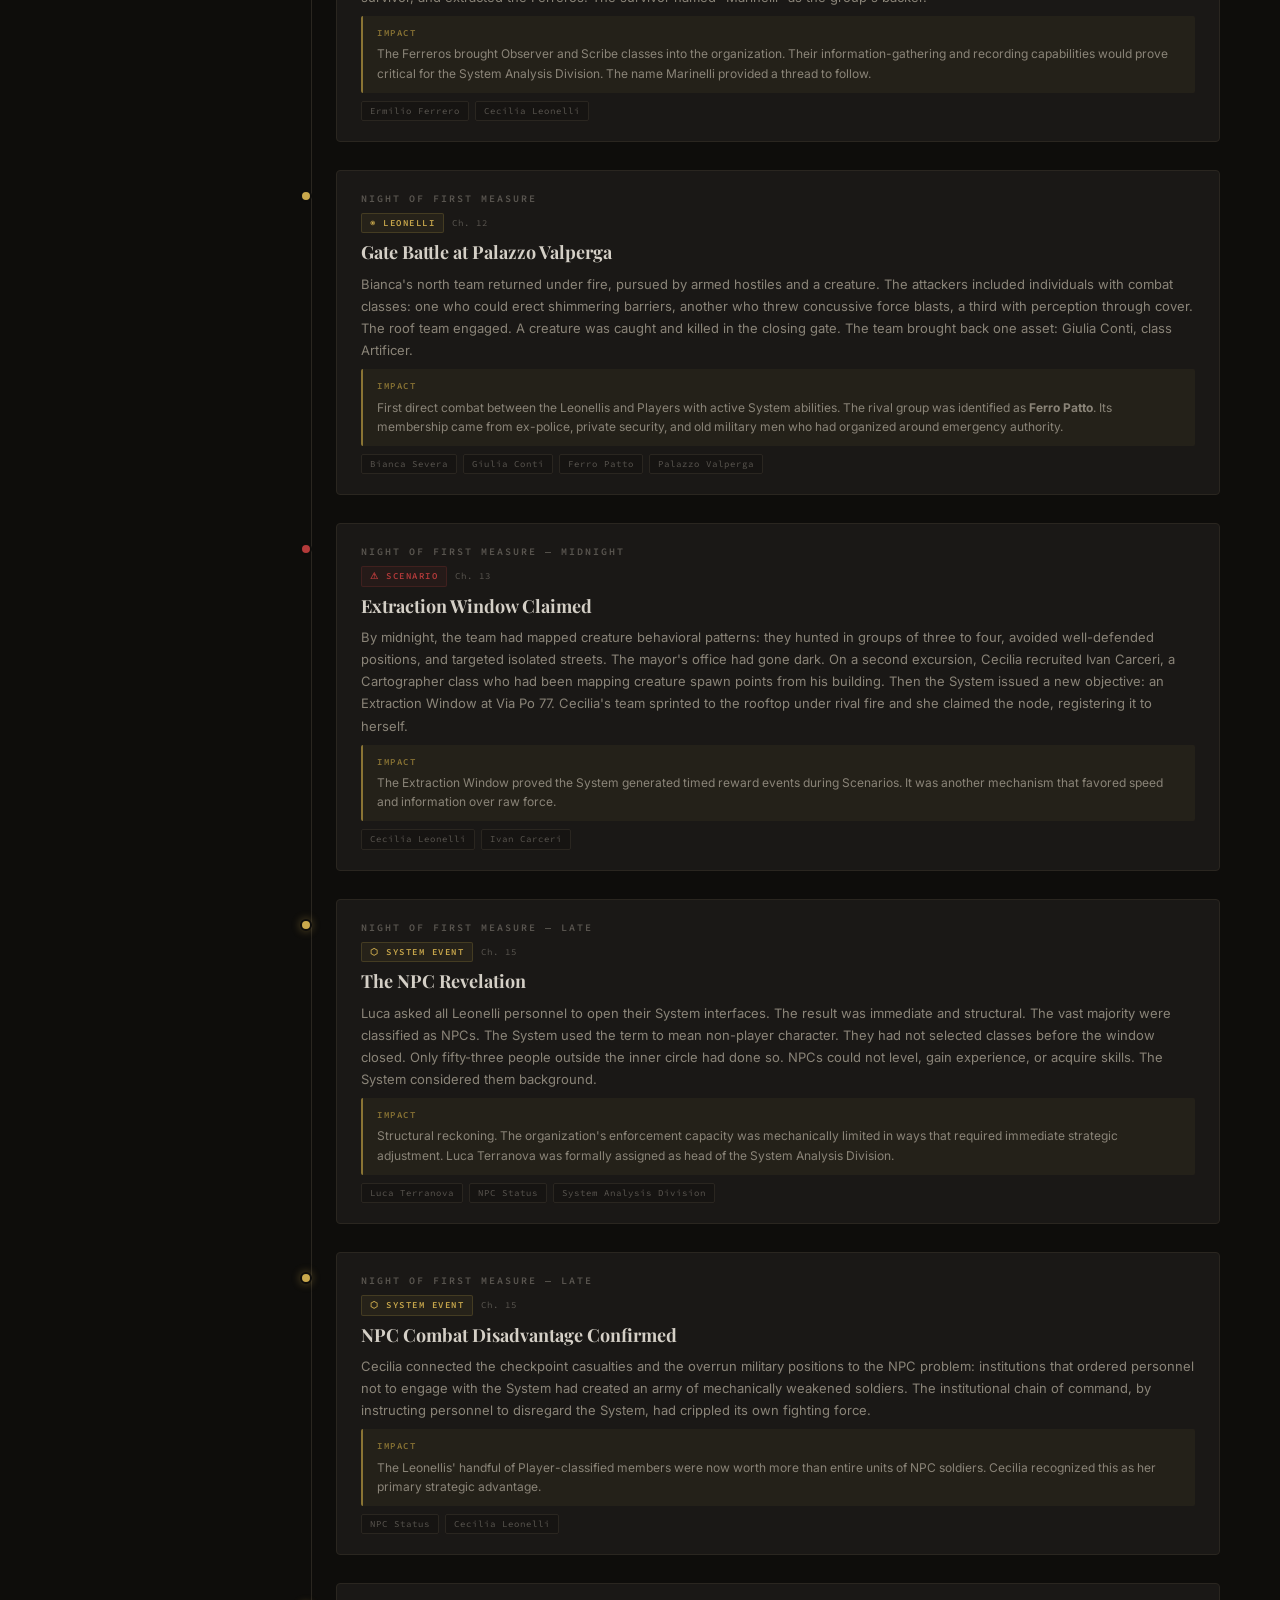
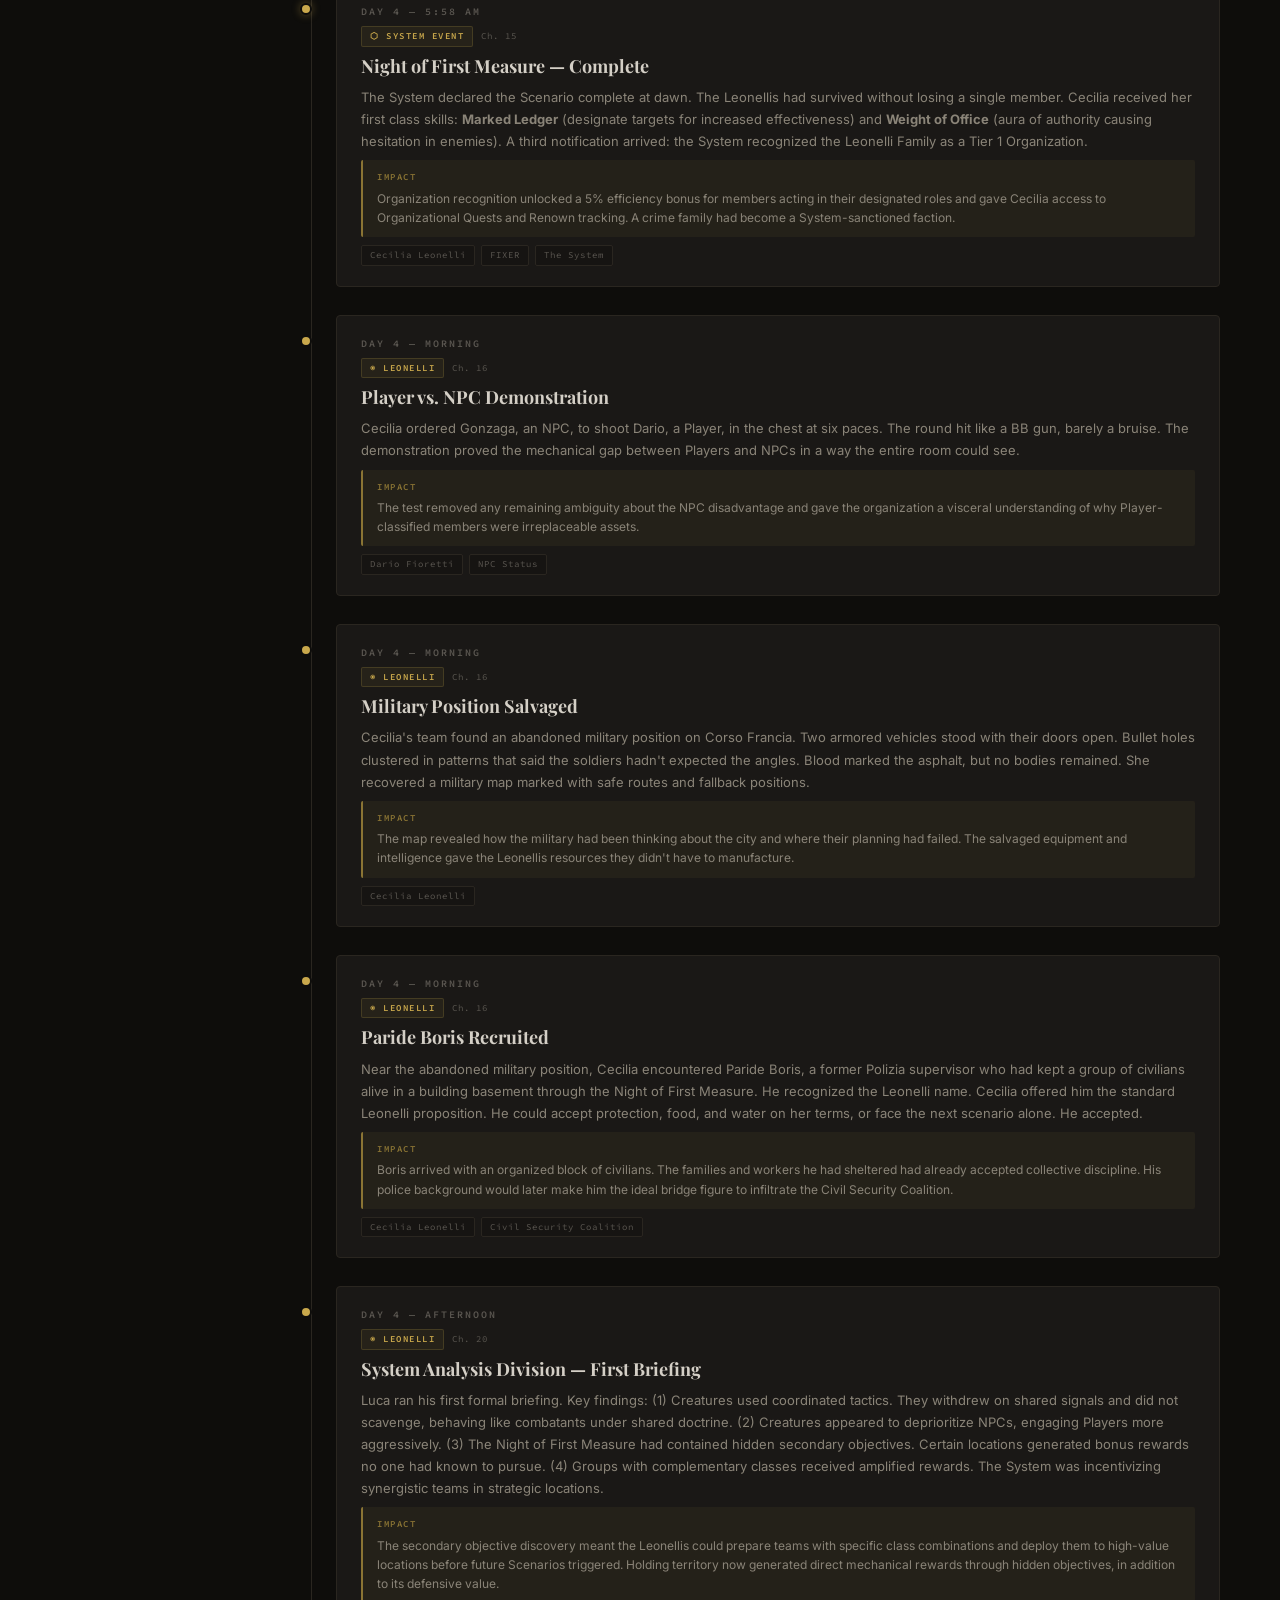
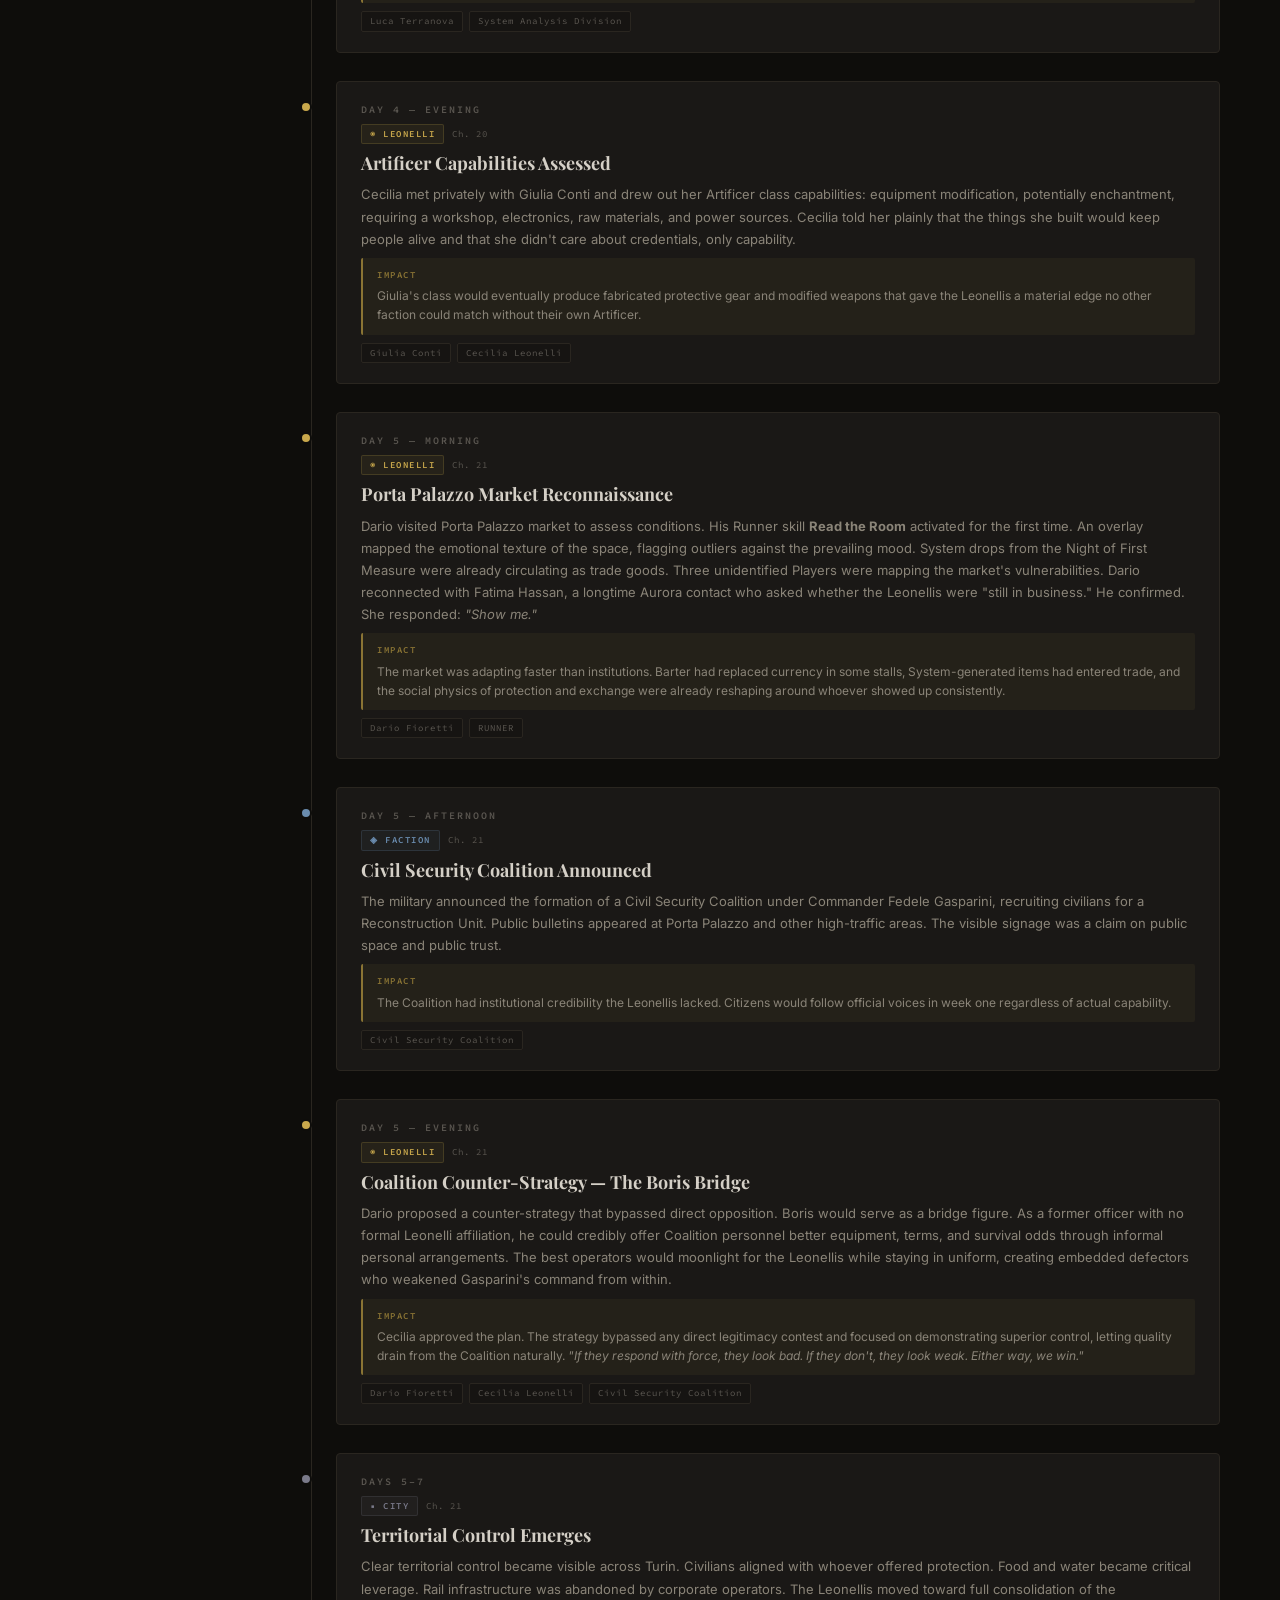
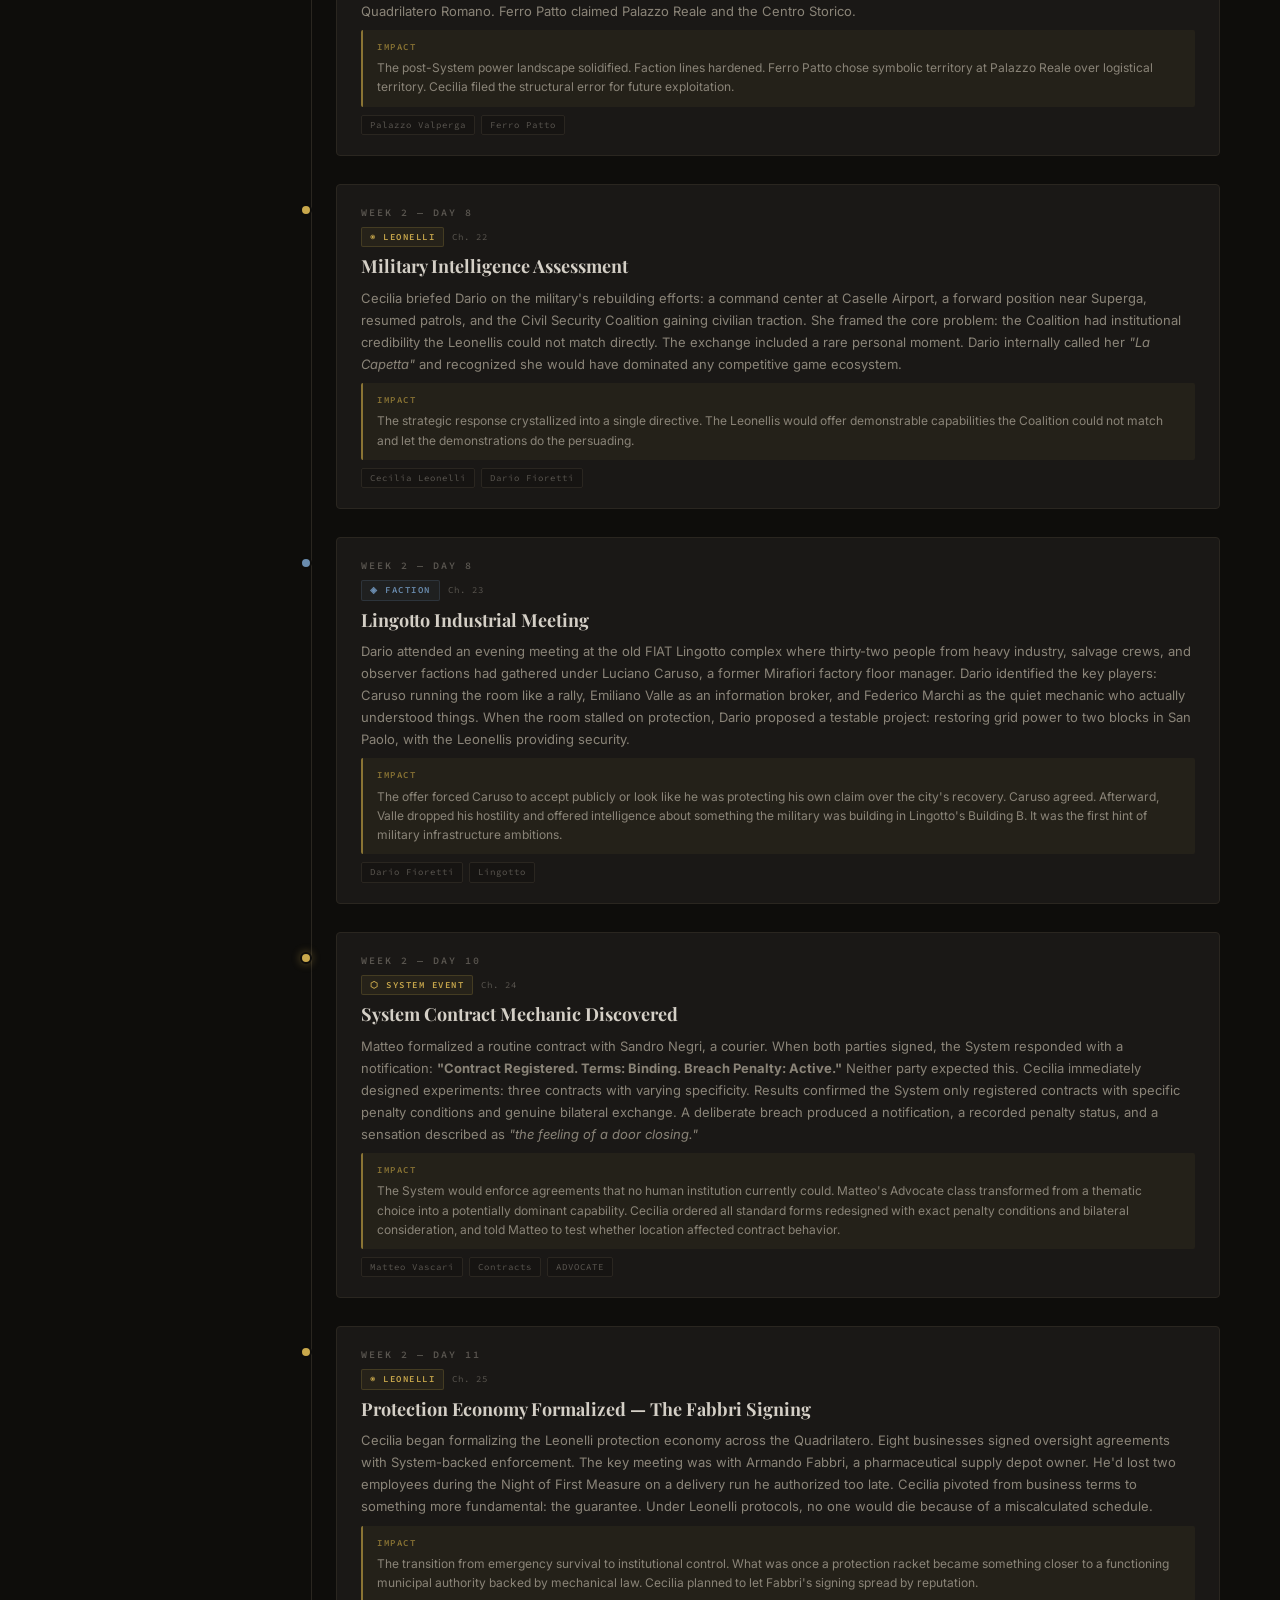
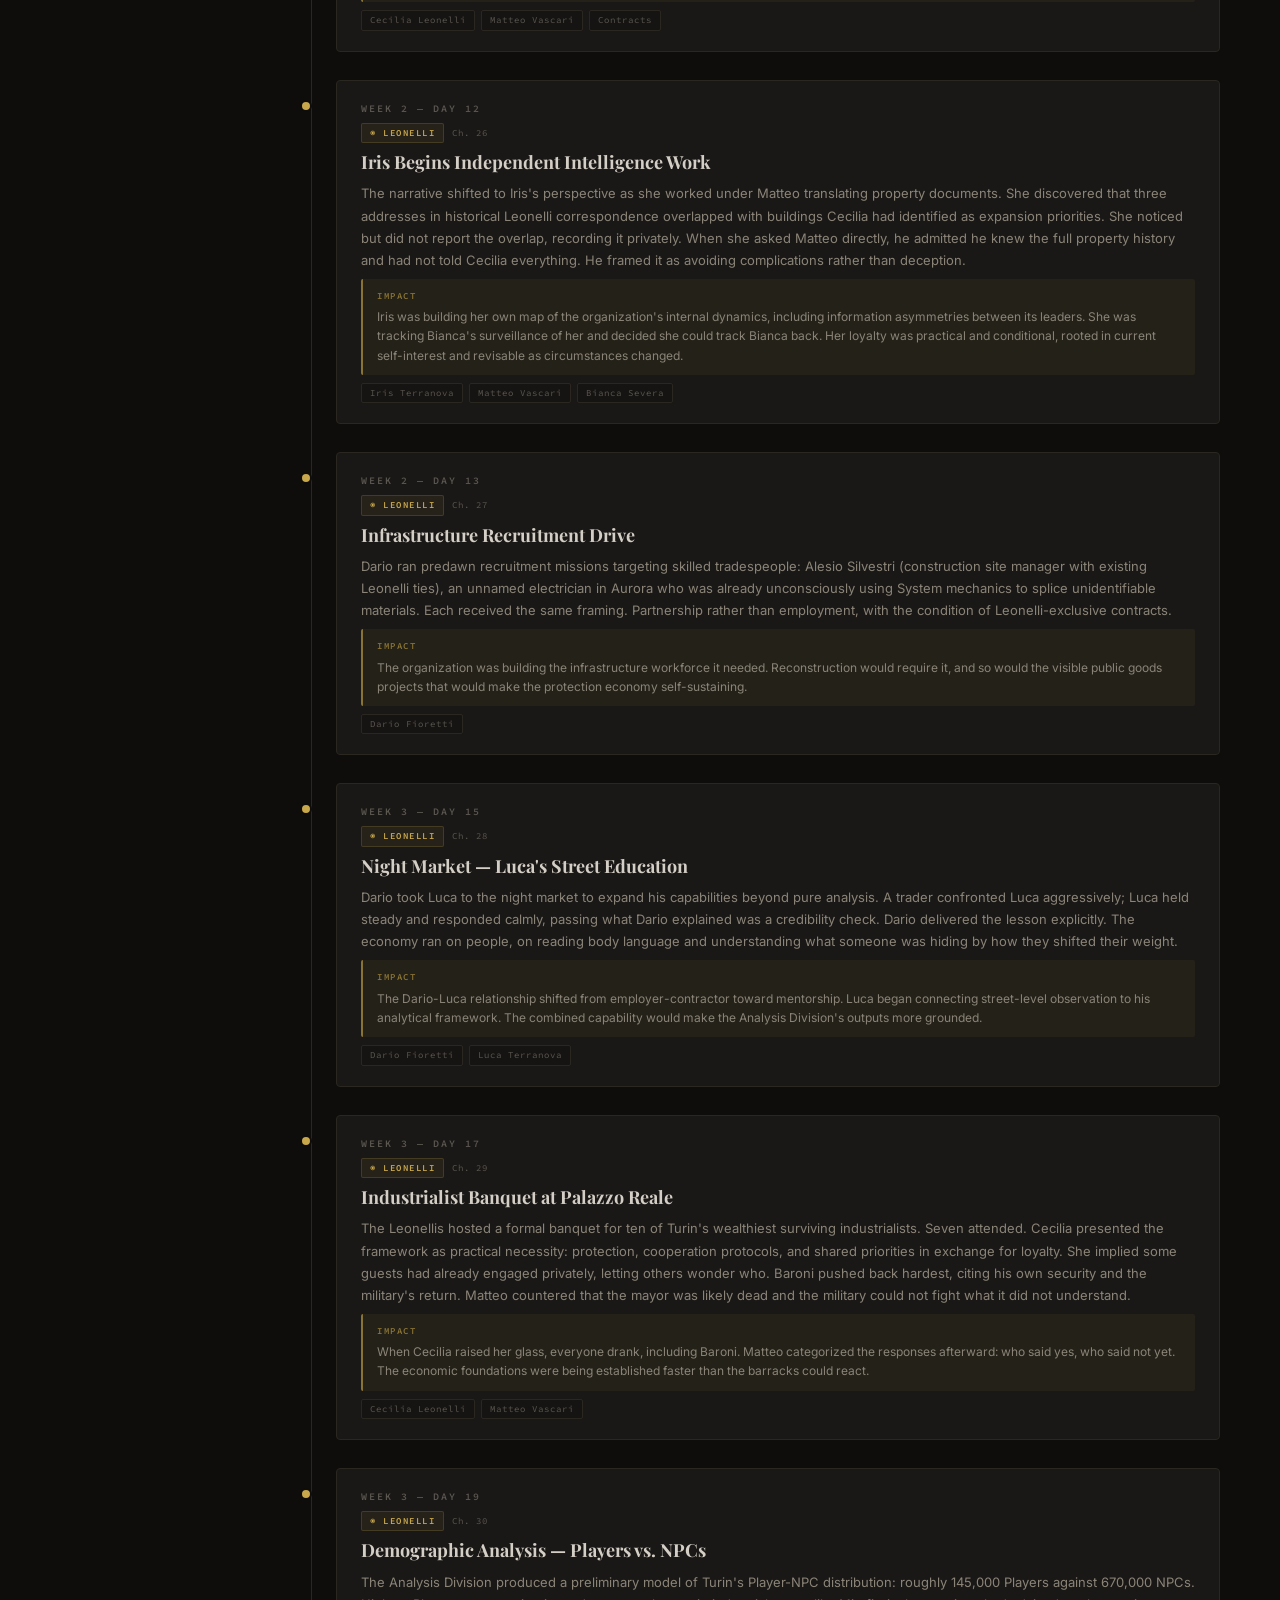
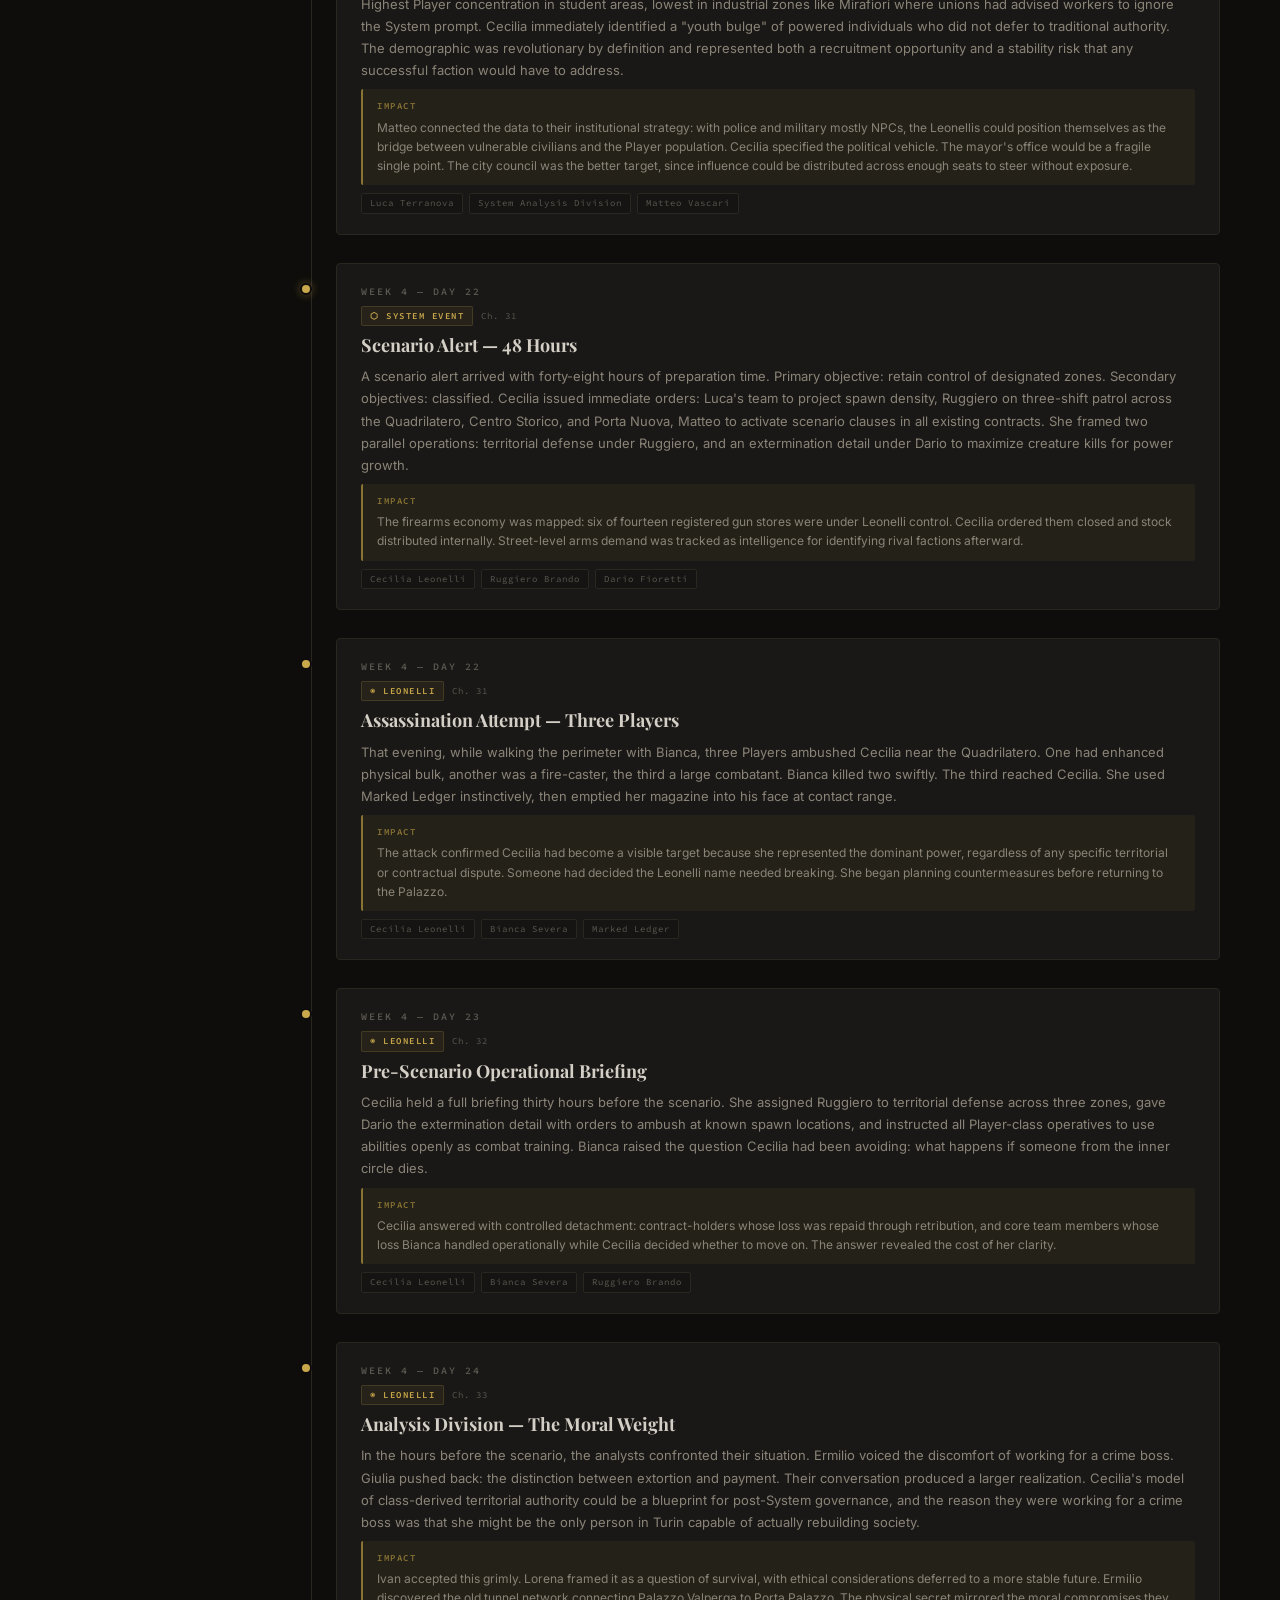
<file: timeline.html>
<!DOCTYPE html>
<html lang="en">
<head>
<meta charset="UTF-8">
<meta name="viewport" content="width=device-width, initial-scale=1.0">
<title>Timeline — The Apocalypse Is a Business</title>
<link href="https://fonts.googleapis.com/css2?family=Playfair+Display:ital,wght@0,400;0,700;1,400&family=Source+Code+Pro:wght@300;400;600&family=Inter:wght@300;400;500;600&display=swap" rel="stylesheet">
<link rel="stylesheet" href="css/style.css">
<style>
/* ============================================
   TIMELINE PAGE — Specific Styles
   ============================================ */

/* Filter bar */
.timeline-filters {
  display: flex;
  gap: 8px;
  flex-wrap: wrap;
  margin-bottom: 32px;
}

/* Timeline spine */
.timeline {
  position: relative;
  padding-left: 36px;
}
.timeline::before {
  content: '';
  position: absolute;
  left: 11px;
  top: 0;
  bottom: 0;
  width: 1px;
  background: var(--border-subtle);
}

/* Event node */
.tl-event {
  position: relative;
  margin-bottom: 28px;
  opacity: 0;
  transform: translateY(8px);
  animation: tlFadeIn 0.4s ease forwards;
}
@keyframes tlFadeIn {
  to { opacity: 1; transform: translateY(0); }
}

/* Dot on the spine */
.tl-dot {
  position: absolute;
  left: -36px;
  top: 20px;
  width: 12px;
  height: 12px;
  border-radius: 50%;
  border: 2px solid var(--bg-primary);
  z-index: 2;
}

/* Connecting line pulse for system events */
.tl-event[data-cat="system"] .tl-dot {
  box-shadow: 0 0 8px rgba(201,168,76,0.4);
}

/* Card */
.tl-card {
  background: var(--bg-card);
  border: 1px solid var(--border-subtle);
  border-radius: 4px;
  padding: 20px 24px;
  transition: all var(--transition-speed);
  cursor: default;
}
.tl-card:hover {
  border-color: var(--border-accent);
}

/* Time marker */
.tl-time {
  font-family: var(--font-system);
  font-size: 10px;
  font-weight: 600;
  letter-spacing: 2px;
  text-transform: uppercase;
  color: var(--text-muted);
  margin-bottom: 6px;
}

/* Category + chapter badge row */
.tl-badges {
  display: flex;
  gap: 8px;
  align-items: center;
  margin-bottom: 8px;
}
.tl-cat-badge {
  font-family: var(--font-system);
  font-size: 9px;
  font-weight: 600;
  letter-spacing: 1.5px;
  text-transform: uppercase;
  padding: 2px 8px;
  border-radius: 2px;
}
.tl-ch-badge {
  font-family: var(--font-system);
  font-size: 9px;
  letter-spacing: 1px;
  color: var(--text-muted);
}

/* Title */
.tl-title {
  font-family: var(--font-display);
  font-size: 18px;
  font-weight: 700;
  color: var(--text-primary);
  margin-bottom: 8px;
  line-height: 1.3;
}

/* Description */
.tl-desc {
  font-size: 13px;
  color: var(--text-secondary);
  line-height: 1.7;
  margin-bottom: 8px;
}

/* Impact */
.tl-impact {
  font-size: 12px;
  color: var(--text-secondary);
  line-height: 1.6;
  padding: 10px 14px;
  background: var(--system-bg);
  border-left: 2px solid var(--accent-gold-dim);
  border-radius: 2px;
  margin-bottom: 8px;
}
.tl-impact-label {
  font-family: var(--font-system);
  font-size: 9px;
  font-weight: 600;
  letter-spacing: 1.5px;
  text-transform: uppercase;
  color: var(--accent-gold-dim);
  margin-bottom: 4px;
}

/* Related entries */
.tl-related {
  display: flex;
  flex-wrap: wrap;
  gap: 6px;
  margin-top: 4px;
}
.tl-related-tag {
  font-family: var(--font-system);
  font-size: 9px;
  letter-spacing: 1px;
  color: var(--text-muted);
  background: var(--bg-secondary);
  border: 1px solid var(--border-subtle);
  padding: 2px 8px;
  border-radius: 2px;
}

/* No results */
.tl-empty {
  text-align: center;
  padding: 60px 20px;
  font-family: var(--font-system);
  font-size: 13px;
  color: var(--text-muted);
}

/* Responsive */
@media (max-width: 600px) {
  .timeline { padding-left: 28px; }
  .tl-dot { left: -28px; width: 10px; height: 10px; }
  .tl-card { padding: 16px; }
  .tl-title { font-size: 16px; }
}
</style>
</head>
<body>

<!-- ==================== NAVIGATION ==================== -->
<div class="nav-overlay" id="navOverlay"></div>
<button class="hamburger" id="hamburgerBtn" aria-label="Open menu">☰</button>

<nav class="sidebar" id="sidebar">
  <div class="sidebar-header">
    <div class="sidebar-title">The Apocalypse<br>Is a Business</div>
    <div class="sidebar-subtitle">Lore Companion</div>
  </div>
  <ul class="nav-links">
    <li><a href="index.html"><span class="nav-icon">⬡</span> Home</a></li>
    <li><a href="characters.html"><span class="nav-icon">◉</span> Characters</a></li>
    <li><a href="system.html"><span class="nav-icon">⚙</span> The System</a></li>
    <li><a href="world.html"><span class="nav-icon">◈</span> World</a></li>
    <li><a href="map.html"><span class="nav-icon">⊕</span> Turin Map</a></li>
    <li><a href="timeline.html" class="active"><span class="nav-icon">▸</span> Timeline</a></li>
  </ul>
  <div class="nav-chapter-filter">
    <label for="chapterFilter">Spoiler Filter</label>
    <select class="chapter-select" id="chapterFilter">
      <option value="999">Show All</option>
	  <option value="35">Through Chapter 35</option>
	  <option value="30">Through Chapter 30</option>
      <option value="25">Through Chapter 25</option>
      <option value="20">Through Chapter 20</option>
      <option value="15">Through Chapter 15</option>
      <option value="10">Through Chapter 10</option>
      <option value="5">Through Chapter 5</option>
    </select>
  </div>
</nav>

<!-- ==================== MAIN CONTENT ==================== -->
<main class="main">

  <div class="page-header">
    <h1>Timeline</h1>
    <div class="page-subtitle">▸ Chronological event log — System Initialization forward</div>
  </div>

  <section class="section" style="padding-top: 0;">

    <!-- Category filters -->
    <div class="timeline-filters" id="timelineFilters">
      <button class="filter-btn active" data-tl-cat="all">All</button>
      <!-- Built by JS from TIMELINE_CATEGORIES -->
    </div>

    <!-- Timeline -->
    <div class="timeline" id="timelineContainer"></div>

  </section>

  <footer class="site-footer">
    <div class="footer-system">⬡ Classification Window Status: Closed ⬡</div>
  </footer>

</main>

<!-- ==================== SCRIPTS ==================== -->
<script src="js/nav.js"></script>
<script src="js/spoiler.js"></script>
<script src="js/data/timeline.js"></script>
<script>
(function() {

  var container = document.getElementById('timelineContainer');
  var filterBar = document.getElementById('timelineFilters');
  var activeCat = 'all';

  // ---- BUILD FILTER BUTTONS ----
  (function buildFilters() {
    var html = '<button class="filter-btn active" data-tl-cat="all">All</button>';
    for (var key in TIMELINE_CATEGORIES) {
      var c = TIMELINE_CATEGORIES[key];
      html += '<button class="filter-btn" data-tl-cat="' + key + '">' + c.icon + ' ' + c.label + '</button>';
    }
    filterBar.innerHTML = html;

    var btns = filterBar.querySelectorAll('.filter-btn');
    for (var i = 0; i < btns.length; i++) {
      btns[i].addEventListener('click', function() {
        activeCat = this.getAttribute('data-tl-cat');
        var all = filterBar.querySelectorAll('.filter-btn');
        for (var x = 0; x < all.length; x++) all[x].classList.remove('active');
        this.classList.add('active');
        renderTimeline();
      });
    }
  })();

  // ---- RENDER ----
  function getMax() {
    var s = document.getElementById('chapterFilter');
    return s ? parseInt(s.value, 10) : 99;
  }

  function renderTimeline() {
    var max = getMax();
    var html = '';
    var delay = 0;

    for (var i = 0; i < TIMELINE_EVENTS.length; i++) {
      var ev = TIMELINE_EVENTS[i];
      if (ev.chapter > max) continue;
      if (activeCat !== 'all' && ev.category !== activeCat) continue;

      var cat = TIMELINE_CATEGORIES[ev.category] || { color: '#5a5650', label: ev.category, icon: '▪' };

      html += '<div class="tl-event" data-cat="' + ev.category + '" style="animation-delay:' + delay + 'ms">';

      // Dot
      html += '<div class="tl-dot" style="background:' + cat.color + '"></div>';

      // Card
      html += '<div class="tl-card">';

      // Time
      html += '<div class="tl-time">' + ev.time + '</div>';

      // Badges
      html += '<div class="tl-badges">';
      html += '<span class="tl-cat-badge" style="color:' + cat.color + ';background:' + cat.color + '12;border:1px solid ' + cat.color + '30">' + cat.icon + ' ' + cat.label + '</span>';
      html += '<span class="tl-ch-badge">Ch. ' + ev.chapter + '</span>';
      html += '</div>';

      // Title
      html += '<div class="tl-title">' + ev.title + '</div>';

      // Description
      html += '<div class="tl-desc">' + ev.description + '</div>';

      // Impact
      if (ev.impact) {
        html += '<div class="tl-impact">';
        html += '<div class="tl-impact-label">Impact</div>';
        html += ev.impact;
        html += '</div>';
      }

      // Related
      if (ev.relatedEntries && ev.relatedEntries.length > 0) {
        html += '<div class="tl-related">';
        for (var r = 0; r < ev.relatedEntries.length; r++) {
          html += '<span class="tl-related-tag">' + ev.relatedEntries[r] + '</span>';
        }
        html += '</div>';
      }

      html += '</div>'; // card
      html += '</div>'; // event

      delay += 60;
    }

    if (!html) {
      html = '<div class="tl-empty">No events match current filters.</div>';
    }

    container.innerHTML = html;
  }

  // ---- SPOILER INTEGRATION ----
  var chapterSel = document.getElementById('chapterFilter');
  if (chapterSel) chapterSel.addEventListener('change', renderTimeline);

  // ---- INIT ----
  renderTimeline();

})();
</script>

</body>
</html>
</file>
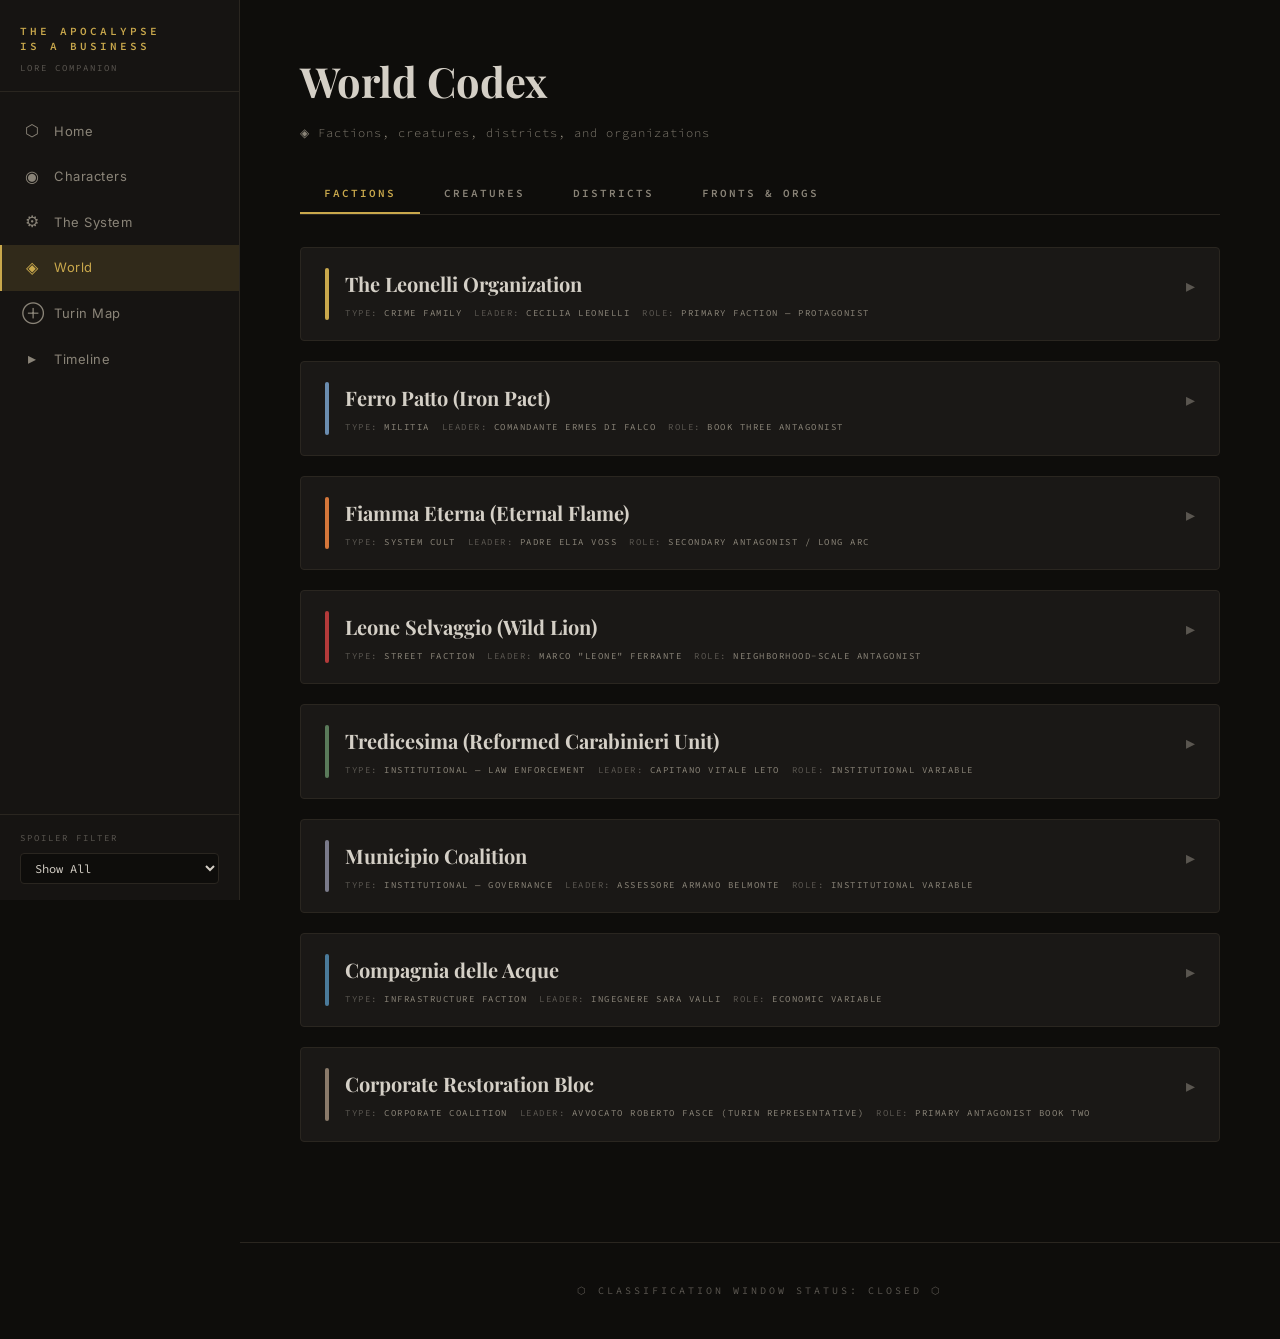
<file: world.html>
<!DOCTYPE html>
<html lang="en">
<head>
<meta charset="UTF-8">
<meta name="viewport" content="width=device-width, initial-scale=1.0">
<title>World — The Apocalypse Is a Business</title>
<link href="https://fonts.googleapis.com/css2?family=Playfair+Display:ital,wght@0,400;0,700;1,400&family=Source+Code+Pro:wght@300;400;600&family=Inter:wght@300;400;500;600&display=swap" rel="stylesheet">
<link rel="stylesheet" href="css/style.css">
<style>
/* ============================================
   WORLD PAGE — Specific Styles
   ============================================ */

/* Tab bar */
.tab-bar {
  display: flex;
  gap: 0;
  border-bottom: 1px solid var(--border-subtle);
  margin-bottom: 32px;
  overflow-x: auto;
}
.tab-btn {
  font-family: var(--font-system);
  font-size: 11px;
  font-weight: 600;
  letter-spacing: 2px;
  text-transform: uppercase;
  padding: 12px 24px;
  background: none;
  border: none;
  border-bottom: 2px solid transparent;
  color: var(--text-secondary);
  cursor: pointer;
  transition: all var(--transition-speed);
  white-space: nowrap;
}
.tab-btn:hover { color: var(--text-primary); }
.tab-btn.active {
  color: var(--accent-gold);
  border-bottom-color: var(--accent-gold);
}

.tab-panel { display: none; }
.tab-panel.active { display: block; }

/* Faction card */
.faction-card {
  background: var(--bg-card);
  border: 1px solid var(--border-subtle);
  border-radius: 4px;
  margin-bottom: 20px;
  overflow: hidden;
  transition: border-color var(--transition-speed);
}
.faction-card:hover { border-color: var(--border-accent); }

.faction-card-header {
  padding: 20px 24px;
  cursor: pointer;
  display: flex;
  justify-content: space-between;
  align-items: flex-start;
  gap: 16px;
}
.faction-card-header:hover { background: var(--bg-card-hover); }

.faction-header-left { flex: 1; min-width: 0; }

.faction-color-bar {
  width: 4px;
  align-self: stretch;
  border-radius: 2px;
  flex-shrink: 0;
}

.faction-name {
  font-family: var(--font-display);
  font-size: 20px;
  font-weight: 700;
  color: var(--text-primary);
  margin-bottom: 4px;
}
.faction-meta {
  display: flex;
  flex-wrap: wrap;
  gap: 12px;
  margin-top: 6px;
}
.faction-meta-item {
  font-family: var(--font-system);
  font-size: 9px;
  letter-spacing: 1.5px;
  text-transform: uppercase;
  color: var(--text-muted);
}
.faction-meta-item span {
  color: var(--text-secondary);
}

.faction-toggle {
  font-size: 18px;
  color: var(--text-muted);
  transition: transform var(--transition-speed);
  flex-shrink: 0;
  margin-top: 4px;
}
.faction-card.open .faction-toggle { transform: rotate(90deg); }

.faction-card-body {
  display: none;
  padding: 0 24px 24px;
}
.faction-card.open .faction-card-body { display: block; }

.faction-section {
  margin-bottom: 16px;
}
.faction-section-label {
  font-family: var(--font-system);
  font-size: 9px;
  font-weight: 600;
  letter-spacing: 2px;
  text-transform: uppercase;
  color: var(--accent-gold-dim);
  margin-bottom: 6px;
}
.faction-section-text {
  font-size: 13px;
  color: var(--text-secondary);
  line-height: 1.7;
}

.faction-subgroup {
  background: var(--system-bg);
  border: 1px solid var(--system-border);
  border-radius: 3px;
  padding: 12px 16px;
  margin-top: 8px;
}
.faction-subgroup-name {
  font-family: var(--font-system);
  font-size: 11px;
  font-weight: 600;
  color: var(--accent-gold);
  margin-bottom: 4px;
}
.faction-subgroup-desc {
  font-size: 12px;
  color: var(--text-secondary);
  line-height: 1.6;
}

/* Creature card */
.creature-card {
  background: var(--bg-card);
  border: 1px solid var(--border-subtle);
  border-left: 3px solid var(--accent-crimson);
  border-radius: 4px;
  padding: 24px;
  margin-bottom: 16px;
  transition: border-color var(--transition-speed);
}
.creature-card:hover { border-color: var(--border-accent); border-left-color: var(--accent-crimson-bright); }

.creature-header {
  display: flex;
  justify-content: space-between;
  align-items: center;
  margin-bottom: 12px;
}
.creature-name {
  font-family: var(--font-display);
  font-size: 18px;
  font-weight: 700;
  color: var(--text-primary);
}
.creature-tier {
  font-family: var(--font-system);
  font-size: 10px;
  font-weight: 600;
  letter-spacing: 1.5px;
  text-transform: uppercase;
  color: var(--accent-crimson-bright);
  background: rgba(139,45,45,0.12);
  padding: 3px 10px;
  border-radius: 2px;
}

.creature-field {
  margin-bottom: 10px;
}
.creature-field-label {
  font-family: var(--font-system);
  font-size: 9px;
  font-weight: 600;
  letter-spacing: 1.5px;
  text-transform: uppercase;
  color: var(--text-muted);
  margin-bottom: 3px;
}
.creature-field-text {
  font-size: 13px;
  color: var(--text-secondary);
  line-height: 1.6;
}

/* District card */
.district-card {
  background: var(--bg-card);
  border: 1px solid var(--border-subtle);
  border-radius: 4px;
  padding: 24px;
  margin-bottom: 16px;
  transition: border-color var(--transition-speed);
}
.district-card:hover { border-color: var(--border-accent); }

.district-header {
  margin-bottom: 12px;
}
.district-name {
  font-family: var(--font-display);
  font-size: 18px;
  font-weight: 700;
  color: var(--text-primary);
}
.district-subtitle {
  font-size: 12px;
  color: var(--accent-gold-dim);
  font-style: italic;
  margin-top: 2px;
}
.district-control {
  font-family: var(--font-system);
  font-size: 9px;
  font-weight: 600;
  letter-spacing: 1.5px;
  text-transform: uppercase;
  color: var(--text-muted);
  margin-top: 6px;
}
.district-control span { color: var(--text-secondary); }

/* Front card */
.front-card {
  background: var(--bg-card);
  border: 1px solid var(--border-subtle);
  border-radius: 4px;
  padding: 24px;
  margin-bottom: 16px;
  transition: border-color var(--transition-speed);
}
.front-card:hover { border-color: var(--border-accent); }

.front-header {
  display: flex;
  justify-content: space-between;
  align-items: center;
  margin-bottom: 10px;
}
.front-name {
  font-family: var(--font-display);
  font-size: 16px;
  font-weight: 700;
  color: var(--text-primary);
}
.front-type {
  font-family: var(--font-system);
  font-size: 9px;
  font-weight: 600;
  letter-spacing: 1.5px;
  text-transform: uppercase;
  color: var(--accent-gold);
  background: var(--accent-gold-glow);
  padding: 3px 8px;
  border-radius: 2px;
}

.front-function {
  font-size: 13px;
  color: var(--text-primary);
  margin-bottom: 12px;
  font-style: italic;
}

.front-columns {
  display: grid;
  grid-template-columns: 1fr 1fr;
  gap: 16px;
}

@media (max-width: 600px) {
  .front-columns { grid-template-columns: 1fr; }
  .tab-btn { padding: 10px 16px; font-size: 10px; }
}
</style>
</head>
<body>

<!-- ==================== NAVIGATION ==================== -->
<div class="nav-overlay" id="navOverlay"></div>
<button class="hamburger" id="hamburgerBtn" aria-label="Open menu">☰</button>

<nav class="sidebar" id="sidebar">
  <div class="sidebar-header">
    <div class="sidebar-title">The Apocalypse<br>Is a Business</div>
    <div class="sidebar-subtitle">Lore Companion</div>
  </div>
  <ul class="nav-links">
    <li><a href="index.html"><span class="nav-icon">⬡</span> Home</a></li>
    <li><a href="characters.html"><span class="nav-icon">◉</span> Characters</a></li>
    <li><a href="system.html"><span class="nav-icon">⚙</span> The System</a></li>
    <li><a href="world.html" class="active"><span class="nav-icon">◈</span> World</a></li>
    <li><a href="map.html"><span class="nav-icon">⊕</span> Turin Map</a></li>
    <li><a href="timeline.html"><span class="nav-icon">▸</span> Timeline</a></li>
  </ul>
  <div class="nav-chapter-filter">
    <label for="chapterFilter">Spoiler Filter</label>
    <select class="chapter-select" id="chapterFilter">
      <option value="999">Show All</option>
	  <option value="35">Through Chapter 35</option>
	  <option value="30">Through Chapter 30</option>
      <option value="25">Through Chapter 25</option>
      <option value="20">Through Chapter 20</option>
      <option value="15">Through Chapter 15</option>
      <option value="10">Through Chapter 10</option>
      <option value="5">Through Chapter 5</option>
    </select>
  </div>
</nav>

<!-- ==================== MAIN CONTENT ==================== -->
<main class="main">

  <div class="page-header">
    <h1>World Codex</h1>
    <div class="page-subtitle">◈ Factions, creatures, districts, and organizations</div>
  </div>

  <section class="section" style="padding-top: 0;">

    <!-- Tab bar -->
    <div class="tab-bar">
      <button class="tab-btn active" data-tab="factions">Factions</button>
      <button class="tab-btn" data-tab="creatures">Creatures</button>
      <button class="tab-btn" data-tab="districts">Districts</button>
      <button class="tab-btn" data-tab="fronts">Fronts &amp; Orgs</button>
    </div>

    <!-- FACTIONS TAB -->
    <div class="tab-panel active" id="tab-factions"></div>

    <!-- CREATURES TAB -->
    <div class="tab-panel" id="tab-creatures"></div>

    <!-- DISTRICTS TAB -->
    <div class="tab-panel" id="tab-districts"></div>

    <!-- FRONTS TAB -->
    <div class="tab-panel" id="tab-fronts"></div>

  </section>

  <footer class="site-footer">
    <div class="footer-system">⬡ Classification Window Status: Closed ⬡</div>
  </footer>

</main>

<!-- ==================== SCRIPTS ==================== -->
<script src="js/nav.js"></script>
<script src="js/spoiler.js"></script>
<script src="js/data/world.js"></script>
<script>
(function() {

  // ---- HELPERS ----
  function getMaxChapter() {
    var sel = document.getElementById('chapterFilter');
    return sel ? parseInt(sel.value, 10) : 99;
  }

  // ---- RENDER FACTIONS ----
  function renderFactions() {
    var max = getMaxChapter();
    var panel = document.getElementById('tab-factions');
    var html = '';

    for (var i = 0; i < FACTIONS.length; i++) {
      var f = FACTIONS[i];
      if (f.chapter > max) continue;

      html += '<div class="faction-card" data-chapter="' + f.chapter + '">';
      html += '  <div class="faction-card-header" onclick="this.parentElement.classList.toggle(\'open\')">';
      html += '    <div class="faction-color-bar" style="background:' + f.color + '"></div>';
      html += '    <div class="faction-header-left">';
      html += '      <div class="faction-name">' + f.name + '</div>';
      html += '      <div class="faction-meta">';
      html += '        <div class="faction-meta-item">Type: <span>' + f.type + '</span></div>';
      html += '        <div class="faction-meta-item">Leader: <span>' + f.leader + '</span></div>';
      html += '        <div class="faction-meta-item">Role: <span>' + f.threat + '</span></div>';
      html += '      </div>';
      html += '    </div>';
      html += '    <div class="faction-toggle">▸</div>';
      html += '  </div>';

      html += '  <div class="faction-card-body">';

      html += '    <div class="faction-section">';
      html += '      <div class="faction-section-label">Summary</div>';
      html += '      <div class="faction-section-text">' + f.summary + '</div>';
      html += '    </div>';

      html += '    <div class="faction-section">';
      html += '      <div class="faction-section-label">Territory</div>';
      html += '      <div class="faction-section-text">' + f.territory + '</div>';
      html += '    </div>';

      html += '    <div class="faction-section">';
      html += '      <div class="faction-section-label">Strengths</div>';
      html += '      <div class="faction-section-text">' + f.strengths + '</div>';
      html += '    </div>';

      html += '    <div class="faction-section">';
      html += '      <div class="faction-section-label">Weaknesses</div>';
      html += '      <div class="faction-section-text">' + f.weaknesses + '</div>';
      html += '    </div>';

      html += '    <div class="faction-section">';
      html += '      <div class="faction-section-label">Philosophy</div>';
      html += '      <div class="faction-section-text" style="font-style:italic">' + f.philosophy + '</div>';
      html += '    </div>';

      // Subgroups
      var visibleSubs = [];
      for (var s = 0; s < f.subgroups.length; s++) {
        if (f.subgroups[s].chapter <= max) visibleSubs.push(f.subgroups[s]);
      }
      if (visibleSubs.length > 0) {
        html += '    <div class="faction-section">';
        html += '      <div class="faction-section-label">Internal Groups</div>';
        for (var v = 0; v < visibleSubs.length; v++) {
          html += '      <div class="faction-subgroup">';
          html += '        <div class="faction-subgroup-name">' + visibleSubs[v].name + '</div>';
          html += '        <div class="faction-subgroup-desc">' + visibleSubs[v].desc + '</div>';
          html += '      </div>';
        }
        html += '    </div>';
      }

      html += '  </div>'; // body
      html += '</div>'; // card
    }

    if (!html) html = '<div style="color:var(--text-muted);text-align:center;padding:40px;">No factions visible at this chapter filter.</div>';
    panel.innerHTML = html;
  }

  // ---- RENDER CREATURES ----
  function renderCreatures() {
    var max = getMaxChapter();
    var panel = document.getElementById('tab-creatures');
    var html = '';

    for (var i = 0; i < CREATURES.length; i++) {
      var c = CREATURES[i];
      if (c.chapter > max) continue;

      html += '<div class="creature-card">';
      html += '  <div class="creature-header">';
      html += '    <div class="creature-name">' + c.name + '</div>';
      html += '    <div class="creature-tier">' + c.tier + '</div>';
      html += '  </div>';

      var fields = [
        { label: 'Appearance', text: c.appearance },
        { label: 'Behavior', text: c.behavior },
        { label: 'Threat Assessment', text: c.threat },
        { label: 'Notes', text: c.notes }
      ];
      for (var f = 0; f < fields.length; f++) {
        if (!fields[f].text) continue;
        html += '  <div class="creature-field">';
        html += '    <div class="creature-field-label">' + fields[f].label + '</div>';
        html += '    <div class="creature-field-text">' + fields[f].text + '</div>';
        html += '  </div>';
      }

      html += '</div>';
    }

    if (!html) html = '<div style="color:var(--text-muted);text-align:center;padding:40px;">No creatures visible at this chapter filter.</div>';
    panel.innerHTML = html;
  }

  // ---- RENDER DISTRICTS ----
  function renderDistricts() {
    var max = getMaxChapter();
    var panel = document.getElementById('tab-districts');
    var html = '';

    for (var i = 0; i < DISTRICTS.length; i++) {
      var d = DISTRICTS[i];
      if (d.chapter > max) continue;

      html += '<div class="district-card">';
      html += '  <div class="district-header">';
      html += '    <div class="district-name">' + d.name + '</div>';
      html += '    <div class="district-subtitle">' + d.subtitle + '</div>';
      html += '    <div class="district-control">Control: <span>' + d.controlledBy + '</span></div>';
      html += '  </div>';

      html += '  <div class="creature-field">';
      html += '    <div class="creature-field-label">Character</div>';
      html += '    <div class="creature-field-text">' + d.character + '</div>';
      html += '  </div>';

      html += '  <div class="creature-field">';
      html += '    <div class="creature-field-label">Collapse Behavior</div>';
      html += '    <div class="creature-field-text">' + d.collapseNotes + '</div>';
      html += '  </div>';

      if (d.keyLocations) {
        html += '  <div class="creature-field">';
        html += '    <div class="creature-field-label">Key Locations</div>';
        html += '    <div class="creature-field-text">' + d.keyLocations + '</div>';
        html += '  </div>';
      }

      html += '</div>';
    }

    if (!html) html = '<div style="color:var(--text-muted);text-align:center;padding:40px;">No districts visible at this chapter filter.</div>';
    panel.innerHTML = html;
  }

  // ---- RENDER FRONTS ----
  function renderFronts() {
    var max = getMaxChapter();
    var panel = document.getElementById('tab-fronts');
    var html = '';

    for (var i = 0; i < FRONTS.length; i++) {
      var fr = FRONTS[i];
      if (fr.chapter > max) continue;

      html += '<div class="front-card">';
      html += '  <div class="front-header">';
      html += '    <div class="front-name">' + fr.name + '</div>';
      html += '    <div class="front-type">' + fr.type + '</div>';
      html += '  </div>';
      html += '  <div class="front-function">' + fr.function + '</div>';

      html += '  <div class="front-columns">';

      html += '    <div class="creature-field">';
      html += '      <div class="creature-field-label">Pre-Collapse</div>';
      html += '      <div class="creature-field-text">' + fr.preCollapse + '</div>';
      html += '    </div>';

      html += '    <div class="creature-field">';
      html += '      <div class="creature-field-label">Post-Collapse Utility</div>';
      html += '      <div class="creature-field-text">' + fr.postCollapse + '</div>';
      html += '    </div>';

      html += '  </div>';
      html += '</div>';
    }

    if (!html) html = '<div style="color:var(--text-muted);text-align:center;padding:40px;">No organizations visible at this chapter filter.</div>';
    panel.innerHTML = html;
  }

  // ---- RENDER ALL ----
  function renderAll() {
    renderFactions();
    renderCreatures();
    renderDistricts();
    renderFronts();
  }

  // ---- TABS ----
  var tabBtns = document.querySelectorAll('.tab-btn');
  for (var t = 0; t < tabBtns.length; t++) {
    tabBtns[t].addEventListener('click', function() {
      var tabId = this.getAttribute('data-tab');
      for (var x = 0; x < tabBtns.length; x++) tabBtns[x].classList.remove('active');
      this.classList.add('active');
      var panels = document.querySelectorAll('.tab-panel');
      for (var p = 0; p < panels.length; p++) panels[p].classList.remove('active');
      document.getElementById('tab-' + tabId).classList.add('active');
    });
  }

  // ---- SPOILER RE-RENDER ----
  var chapterSel = document.getElementById('chapterFilter');
  if (chapterSel) chapterSel.addEventListener('change', renderAll);

  // ---- INIT ----
  renderAll();

})();
</script>

</body>
</html>
</file>
<file: css/style.css>
/* ============================================
   THE APOCALYPSE IS A BUSINESS — Shared Styles
   File: css/style.css
   ============================================ */

/* ============================================
   CSS VARIABLES — Edit these to restyle globally
   ============================================ */
:root {
  --bg-primary: #0e0d0b;
  --bg-secondary: #161412;
  --bg-card: #1a1816;
  --bg-card-hover: #201e1a;
  --border-subtle: #2a2620;
  --border-accent: #3a3428;

  --text-primary: #d4cfc6;
  --text-secondary: #8a8478;
  --text-muted: #5a5650;

  --accent-gold: #c9a84c;
  --accent-gold-dim: #8a7434;
  --accent-gold-glow: rgba(201, 168, 76, 0.15);
  --accent-crimson: #8b2d2d;
  --accent-crimson-bright: #b33a3a;

  --system-text: #c9a84c;
  --system-bg: rgba(201, 168, 76, 0.06);
  --system-border: rgba(201, 168, 76, 0.2);

  --font-display: 'Playfair Display', Georgia, serif;
  --font-body: 'Inter', -apple-system, sans-serif;
  --font-system: 'Source Code Pro', 'Courier New', monospace;

  --nav-width: 240px;
  --transition-speed: 0.3s;
}

/* ============================================
   RESET & BASE
   ============================================ */
*, *::before, *::after { box-sizing: border-box; margin: 0; padding: 0; }

html {
  font-size: 16px;
  scroll-behavior: smooth;
  -webkit-font-smoothing: antialiased;
}

body {
  font-family: var(--font-body);
  background: var(--bg-primary);
  color: var(--text-primary);
  line-height: 1.6;
  min-height: 100vh;
}

a { color: var(--accent-gold); text-decoration: none; transition: color var(--transition-speed); }
a:hover { color: var(--text-primary); }

/* ============================================
   NAVIGATION — Sidebar (desktop) / Hamburger (mobile)
   ============================================ */
.nav-overlay {
  display: none;
  position: fixed; inset: 0;
  background: rgba(0,0,0,0.6);
  z-index: 90;
}
.nav-overlay.active { display: block; }

.sidebar {
  position: fixed;
  top: 0; left: 0;
  width: var(--nav-width);
  height: 100vh;
  background: var(--bg-secondary);
  border-right: 1px solid var(--border-subtle);
  display: flex;
  flex-direction: column;
  z-index: 100;
  transition: transform var(--transition-speed);
}

.sidebar-header {
  padding: 24px 20px 16px;
  border-bottom: 1px solid var(--border-subtle);
}

.sidebar-title {
  font-family: var(--font-system);
  font-size: 11px;
  font-weight: 600;
  letter-spacing: 3px;
  text-transform: uppercase;
  color: var(--accent-gold);
  line-height: 1.4;
}

.sidebar-subtitle {
  font-family: var(--font-system);
  font-size: 9px;
  letter-spacing: 2px;
  color: var(--text-muted);
  margin-top: 6px;
  text-transform: uppercase;
}

.nav-links {
  list-style: none;
  padding: 16px 0;
  flex: 1;
  overflow-y: auto;
}

.nav-links li a {
  display: flex;
  align-items: center;
  gap: 12px;
  padding: 10px 20px;
  font-family: var(--font-body);
  font-size: 13px;
  font-weight: 400;
  color: var(--text-secondary);
  letter-spacing: 0.5px;
  transition: all var(--transition-speed);
  border-left: 2px solid transparent;
}

.nav-links li a:hover,
.nav-links li a.active {
  color: var(--accent-gold);
  background: var(--accent-gold-glow);
  border-left-color: var(--accent-gold);
}

.nav-links li a .nav-icon {
  font-size: 16px;
  width: 20px;
  text-align: center;
  flex-shrink: 0;
}

.nav-chapter-filter {
  padding: 16px 20px;
  border-top: 1px solid var(--border-subtle);
}

.nav-chapter-filter label {
  font-family: var(--font-system);
  font-size: 9px;
  letter-spacing: 2px;
  text-transform: uppercase;
  color: var(--text-muted);
  display: block;
  margin-bottom: 8px;
}

.chapter-select {
  width: 100%;
  background: var(--bg-primary);
  border: 1px solid var(--border-subtle);
  color: var(--text-primary);
  font-family: var(--font-system);
  font-size: 12px;
  padding: 6px 10px;
  border-radius: 4px;
  cursor: pointer;
}
.chapter-select:focus { outline: 1px solid var(--accent-gold-dim); }

/* Hamburger */
.hamburger {
  display: none;
  position: fixed;
  top: 16px; left: 16px;
  z-index: 110;
  background: var(--bg-secondary);
  border: 1px solid var(--border-subtle);
  color: var(--accent-gold);
  width: 44px; height: 44px;
  border-radius: 6px;
  cursor: pointer;
  font-size: 20px;
  align-items: center;
  justify-content: center;
}

/* ============================================
   MAIN CONTENT
   ============================================ */
.main {
  margin-left: var(--nav-width);
  min-height: 100vh;
}

/* ============================================
   SHARED SECTION STYLES
   ============================================ */
.section {
  padding: 80px 40px;
  max-width: 1000px;
  margin: 0 auto;
}

.section-header {
  font-family: var(--font-system);
  font-size: 10px;
  font-weight: 600;
  letter-spacing: 4px;
  text-transform: uppercase;
  color: var(--accent-gold-dim);
  margin-bottom: 32px;
  padding-bottom: 12px;
  border-bottom: 1px solid var(--border-subtle);
}

/* ============================================
   PAGE HEADER — Used on all non-landing pages
   ============================================ */
.page-header {
  padding: 48px 40px 32px;
  max-width: 1000px;
  margin: 0 auto;
}

.page-header h1 {
  font-family: var(--font-display);
  font-size: clamp(1.8rem, 3.5vw, 2.6rem);
  font-weight: 700;
  color: var(--text-primary);
  margin-bottom: 8px;
}

.page-header .page-subtitle {
  font-family: var(--font-system);
  font-size: 12px;
  font-weight: 300;
  color: var(--text-secondary);
  letter-spacing: 1px;
}

/* ============================================
   HERO SECTION (index.html only)
   ============================================ */
.hero {
  position: relative;
  min-height: 100vh;
  display: flex;
  flex-direction: column;
  justify-content: center;
  align-items: center;
  text-align: center;
  padding: 60px 24px;
  overflow: hidden;
}

.hero::before {
  content: '';
  position: absolute; inset: 0;
  background:
    radial-gradient(ellipse at 30% 20%, rgba(201,168,76,0.04) 0%, transparent 60%),
    radial-gradient(ellipse at 70% 80%, rgba(139,45,45,0.03) 0%, transparent 50%);
  pointer-events: none;
}

.hero-system-line {
  font-family: var(--font-system);
  font-size: 11px;
  font-weight: 300;
  letter-spacing: 4px;
  text-transform: uppercase;
  color: var(--accent-gold-dim);
  margin-bottom: 40px;
  opacity: 0;
  animation: fadeIn 1s ease 0.3s forwards;
}

.hero-title {
  font-family: var(--font-display);
  font-size: clamp(2.2rem, 5vw, 4rem);
  font-weight: 700;
  color: var(--text-primary);
  line-height: 1.15;
  margin-bottom: 8px;
  opacity: 0;
  animation: fadeIn 1s ease 0.6s forwards;
}

.hero-title em {
  font-style: italic;
  color: var(--accent-gold);
}

.hero-tagline {
  font-family: var(--font-display);
  font-size: clamp(1rem, 2vw, 1.3rem);
  font-weight: 400;
  font-style: italic;
  color: var(--text-secondary);
  margin-top: 4px;
  margin-bottom: 48px;
  opacity: 0;
  animation: fadeIn 1s ease 0.9s forwards;
}

.hero-premise {
  max-width: 600px;
  font-size: 15px;
  color: var(--text-secondary);
  line-height: 1.8;
  opacity: 0;
  animation: fadeIn 1s ease 1.2s forwards;
}

.hero-cta {
  margin-top: 48px;
  display: flex;
  gap: 16px;
  flex-wrap: wrap;
  justify-content: center;
  opacity: 0;
  animation: fadeIn 1s ease 1.5s forwards;
}

/* ============================================
   BUTTONS
   ============================================ */
.btn {
  font-family: var(--font-system);
  font-size: 11px;
  font-weight: 600;
  letter-spacing: 2px;
  text-transform: uppercase;
  padding: 12px 28px;
  border-radius: 4px;
  transition: all var(--transition-speed);
  cursor: pointer;
  border: none;
}

.btn-primary {
  background: var(--accent-gold);
  color: var(--bg-primary);
}
.btn-primary:hover {
  background: var(--text-primary);
  color: var(--bg-primary);
}

.btn-ghost {
  background: transparent;
  color: var(--accent-gold);
  border: 1px solid var(--accent-gold-dim);
}
.btn-ghost:hover {
  background: var(--accent-gold-glow);
  border-color: var(--accent-gold);
  color: var(--accent-gold);
}

/* ============================================
   SYSTEM BROADCAST CARDS
   ============================================ */
.broadcast-feed {
  display: flex;
  flex-direction: column;
  gap: 16px;
}

.broadcast {
  background: var(--system-bg);
  border: 1px solid var(--system-border);
  border-left: 3px solid var(--accent-gold-dim);
  padding: 20px 24px;
  border-radius: 2px;
  transition: border-color var(--transition-speed);
}
.broadcast:hover { border-left-color: var(--accent-gold); }

.broadcast-header {
  display: flex;
  justify-content: space-between;
  align-items: center;
  margin-bottom: 10px;
}

.broadcast-type {
  font-family: var(--font-system);
  font-size: 10px;
  font-weight: 600;
  letter-spacing: 2px;
  text-transform: uppercase;
  color: var(--accent-gold);
}

.broadcast-time {
  font-family: var(--font-system);
  font-size: 10px;
  color: var(--text-muted);
}

.broadcast-body {
  font-family: var(--font-system);
  font-size: 13px;
  font-weight: 300;
  line-height: 1.7;
  color: var(--text-secondary);
}

.broadcast-body strong {
  color: var(--accent-gold);
  font-weight: 600;
}

/* ============================================
   QUICK LINKS / CARD GRID
   ============================================ */
.quick-links {
  display: grid;
  grid-template-columns: repeat(auto-fit, minmax(200px, 1fr));
  gap: 16px;
  margin-top: 16px;
}

.quick-link-card {
  background: var(--bg-card);
  border: 1px solid var(--border-subtle);
  border-radius: 4px;
  padding: 24px 20px;
  transition: all var(--transition-speed);
  display: flex;
  flex-direction: column;
  gap: 10px;
}
.quick-link-card:hover {
  background: var(--bg-card-hover);
  border-color: var(--accent-gold-dim);
  transform: translateY(-2px);
}

.quick-link-icon {
  font-size: 24px;
  margin-bottom: 4px;
}

.quick-link-title {
  font-family: var(--font-display);
  font-size: 16px;
  font-weight: 700;
  color: var(--text-primary);
}

.quick-link-desc {
  font-size: 12px;
  color: var(--text-secondary);
  line-height: 1.5;
}

/* ============================================
   CONTENT CARDS — Reusable across pages
   ============================================ */
.content-card {
  background: var(--bg-card);
  border: 1px solid var(--border-subtle);
  border-radius: 4px;
  padding: 24px;
  transition: all var(--transition-speed);
}
.content-card:hover {
  border-color: var(--border-accent);
}

.content-card-header {
  display: flex;
  justify-content: space-between;
  align-items: flex-start;
  margin-bottom: 12px;
}

.content-card h3 {
  font-family: var(--font-display);
  font-size: 18px;
  font-weight: 700;
  color: var(--text-primary);
}

.content-card-tag {
  font-family: var(--font-system);
  font-size: 9px;
  font-weight: 600;
  letter-spacing: 1.5px;
  text-transform: uppercase;
  color: var(--accent-gold);
  background: var(--accent-gold-glow);
  padding: 3px 8px;
  border-radius: 2px;
  white-space: nowrap;
}

.content-card p {
  font-size: 13px;
  color: var(--text-secondary);
  line-height: 1.7;
}

/* Tag color variants */
.content-card-tag.tag-crimson {
  color: var(--accent-crimson-bright);
  background: rgba(139, 45, 45, 0.15);
}

.content-card-tag.tag-muted {
  color: var(--text-secondary);
  background: rgba(138, 132, 120, 0.1);
}

/* ============================================
   FILTER BAR — Reusable across pages
   ============================================ */
.filter-bar {
  display: flex;
  flex-wrap: wrap;
  gap: 8px;
  margin-bottom: 24px;
}

.filter-btn {
  font-family: var(--font-system);
  font-size: 10px;
  font-weight: 600;
  letter-spacing: 1.5px;
  text-transform: uppercase;
  padding: 6px 14px;
  border-radius: 3px;
  border: 1px solid var(--border-subtle);
  background: transparent;
  color: var(--text-secondary);
  cursor: pointer;
  transition: all var(--transition-speed);
}

.filter-btn:hover,
.filter-btn.active {
  color: var(--accent-gold);
  border-color: var(--accent-gold-dim);
  background: var(--accent-gold-glow);
}

/* ============================================
   STAT BAR — For character/system pages
   ============================================ */
.stat-row {
  display: flex;
  align-items: center;
  gap: 10px;
  margin-bottom: 6px;
}

.stat-label {
  font-family: var(--font-system);
  font-size: 10px;
  font-weight: 600;
  letter-spacing: 1.5px;
  text-transform: uppercase;
  color: var(--text-muted);
  width: 80px;
  flex-shrink: 0;
}

.stat-bar-track {
  flex: 1;
  height: 4px;
  background: var(--border-subtle);
  border-radius: 2px;
  overflow: hidden;
}

.stat-bar-fill {
  height: 100%;
  background: var(--accent-gold-dim);
  border-radius: 2px;
  transition: width 0.6s ease;
}

.stat-bar-fill.primary {
  background: var(--accent-gold);
}

/* ============================================
   SKILL BLOCK — For character/system pages
   ============================================ */
.skill-block {
  background: var(--system-bg);
  border: 1px solid var(--system-border);
  border-radius: 3px;
  padding: 16px 20px;
  margin-bottom: 12px;
}

.skill-name {
  font-family: var(--font-system);
  font-size: 12px;
  font-weight: 600;
  letter-spacing: 1px;
  text-transform: uppercase;
  color: var(--accent-gold);
  margin-bottom: 4px;
}

.skill-type {
  font-family: var(--font-system);
  font-size: 9px;
  color: var(--text-muted);
  letter-spacing: 1px;
  text-transform: uppercase;
  margin-bottom: 8px;
}

.skill-desc {
  font-size: 13px;
  color: var(--text-secondary);
  line-height: 1.6;
}

/* ============================================
   FOOTER
   ============================================ */
.site-footer {
  padding: 40px;
  border-top: 1px solid var(--border-subtle);
  text-align: center;
}

.footer-system {
  font-family: var(--font-system);
  font-size: 10px;
  letter-spacing: 3px;
  text-transform: uppercase;
  color: var(--text-muted);
}

/* ============================================
   NEWSLETTER FORM
   ============================================ */
.newsletter-container {
  max-width: 640px;
  margin: 0 auto;
}

.newsletter-card {
  background: var(--bg-card);
  border: 1px solid var(--border-subtle);
  border-left: 3px solid var(--accent-gold-dim);
  border-radius: 4px;
  padding: 40px;
  transition: border-color var(--transition-speed);
}
.newsletter-card:hover { border-left-color: var(--accent-gold); }

.newsletter-intro {
  margin-bottom: 32px;
  text-align: center;
}

.newsletter-system-line {
  font-family: var(--font-system);
  font-size: 10px;
  font-weight: 600;
  letter-spacing: 3px;
  text-transform: uppercase;
  color: var(--accent-gold-dim);
  margin-bottom: 12px;
}

.newsletter-title {
  font-family: var(--font-display);
  font-size: 22px;
  font-weight: 700;
  color: var(--text-primary);
  margin-bottom: 12px;
}

.newsletter-desc {
  font-size: 14px;
  color: var(--text-secondary);
  line-height: 1.7;
  max-width: 480px;
  margin: 0 auto;
}

.newsletter-form {
  display: flex;
  flex-direction: column;
  gap: 18px;
}

.newsletter-row {
  display: flex;
  flex-direction: column;
  gap: 6px;
}

.newsletter-label {
  font-family: var(--font-system);
  font-size: 9px;
  font-weight: 600;
  letter-spacing: 2px;
  text-transform: uppercase;
  color: var(--text-muted);
}

.newsletter-input {
  background: var(--bg-primary);
  border: 1px solid var(--border-subtle);
  color: var(--text-primary);
  font-family: var(--font-system);
  font-size: 13px;
  padding: 12px 14px;
  border-radius: 4px;
  width: 100%;
  transition: border-color var(--transition-speed), background var(--transition-speed);
}
.newsletter-input::placeholder { color: var(--text-muted); }
.newsletter-input:focus {
  outline: none;
  border-color: var(--accent-gold-dim);
  background: var(--bg-secondary);
}

.newsletter-checkbox-row { display: flex; align-items: flex-start; }

.newsletter-checkbox {
  display: flex;
  gap: 10px;
  align-items: flex-start;
  cursor: pointer;
  font-family: var(--font-system);
  font-size: 11px;
  color: var(--text-secondary);
  line-height: 1.6;
  letter-spacing: 0.3px;
}
.newsletter-checkbox input[type="checkbox"] {
  margin-top: 2px;
  accent-color: var(--accent-gold);
  cursor: pointer;
  flex-shrink: 0;
}

.newsletter-recaptcha {
  display: flex;
  justify-content: center;
  margin: 4px 0;
}
.newsletter-recaptcha.ml-error iframe {
  border: 1px solid var(--accent-crimson) !important;
}

.newsletter-privacy {
  font-family: var(--font-system);
  font-size: 10px;
  letter-spacing: 1px;
  color: var(--text-muted);
  text-align: center;
  margin: 4px 0;
}

.newsletter-submit-row { margin-top: 8px; }

.newsletter-submit {
  width: 100%;
  font-family: var(--font-system);
  font-size: 11px;
  letter-spacing: 2px;
  padding: 14px 28px;
}

.newsletter-success {
  text-align: center;
  padding: 20px 0;
}

/* MailerLite validation error states — themed to crimson */
.ml-error .newsletter-input,
.ml-error input[type="email"] {
  border-color: var(--accent-crimson) !important;
}
.ml-error .newsletter-checkbox,
.ml-error .newsletter-checkbox span {
  color: var(--accent-crimson-bright) !important;
}

@media (max-width: 600px) {
  .newsletter-card { padding: 28px 20px; }
}

/* ============================================
   ANIMATIONS
   ============================================ */
@keyframes fadeIn {
  from { opacity: 0; transform: translateY(12px); }
  to   { opacity: 1; transform: translateY(0); }
}

/* ============================================
   RESPONSIVE
   ============================================ */
@media (max-width: 768px) {
  .sidebar { transform: translateX(-100%); }
  .sidebar.open { transform: translateX(0); }
  .hamburger { display: flex; }
  .main { margin-left: 0; }
  .section { padding: 60px 20px; }
  .page-header { padding: 72px 20px 24px; }
  .hero { padding: 80px 20px 60px; }
  .filter-bar { gap: 6px; }
}
</file>
